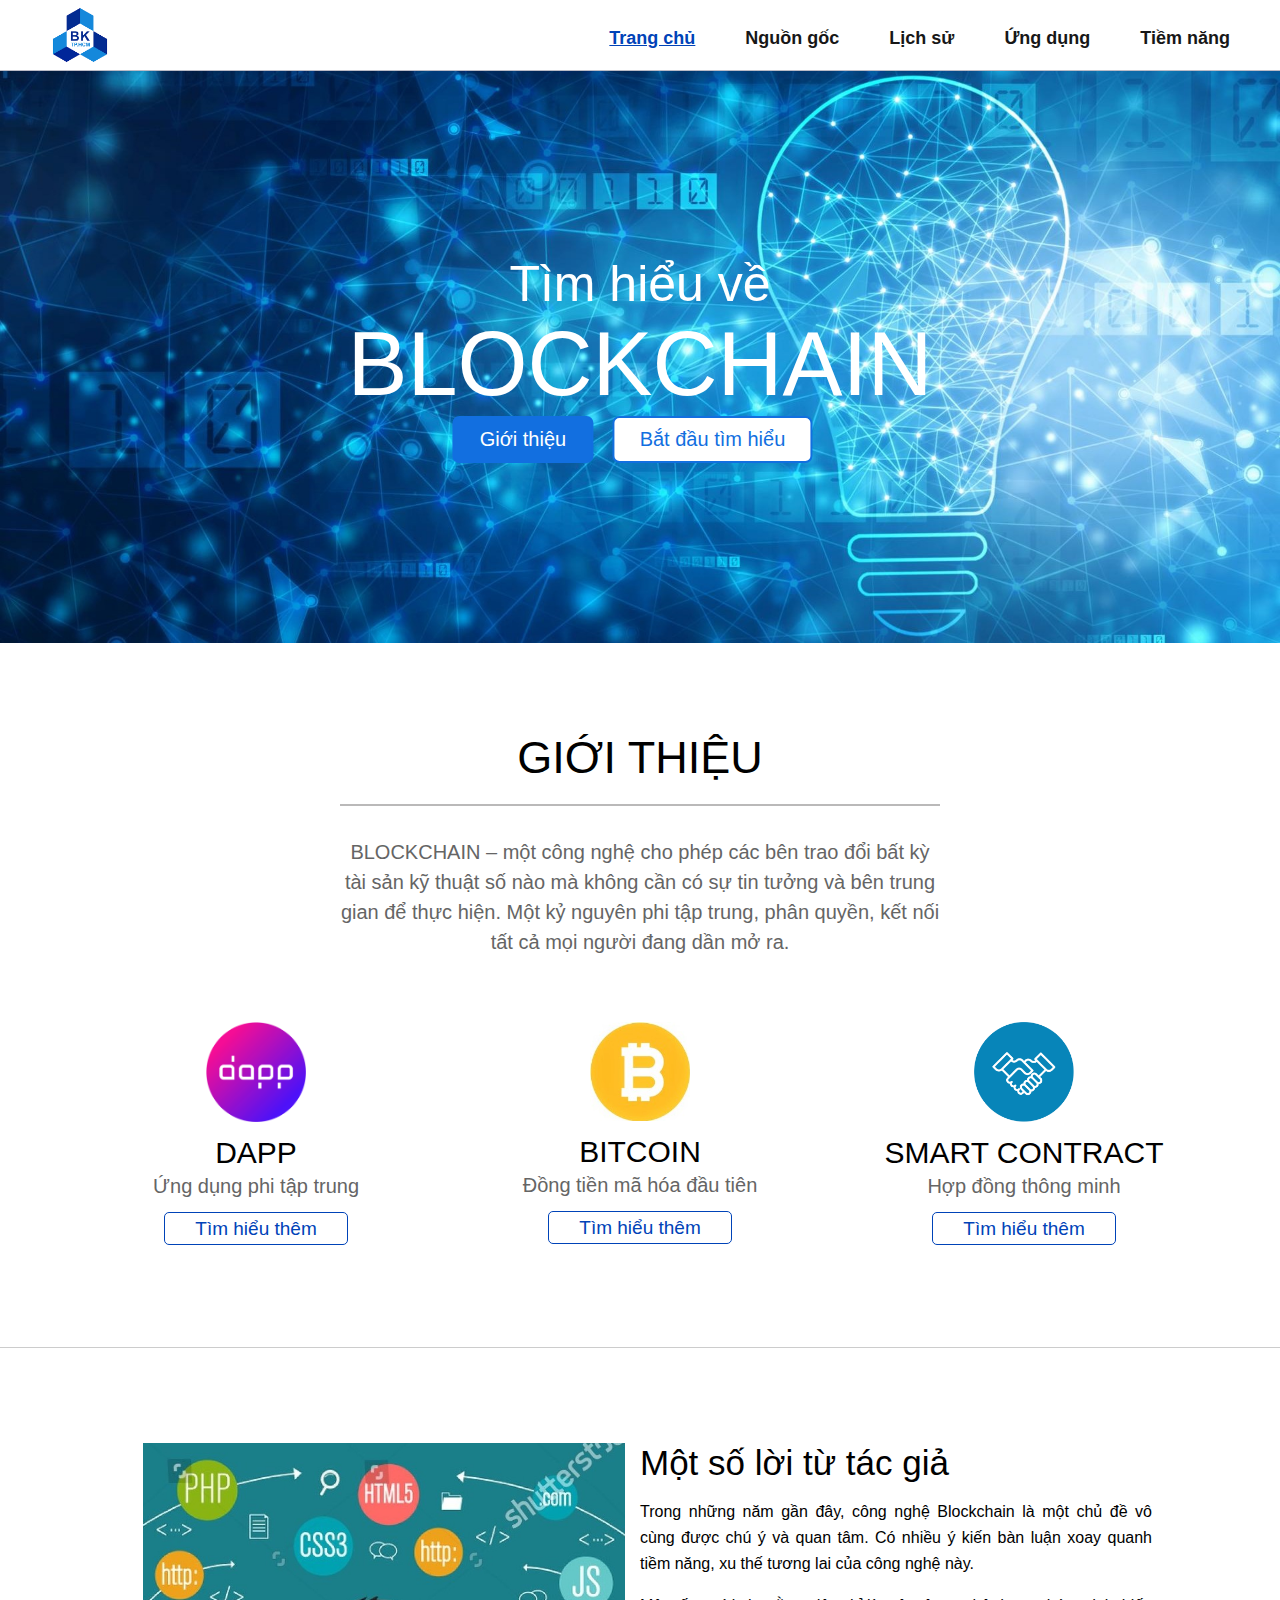
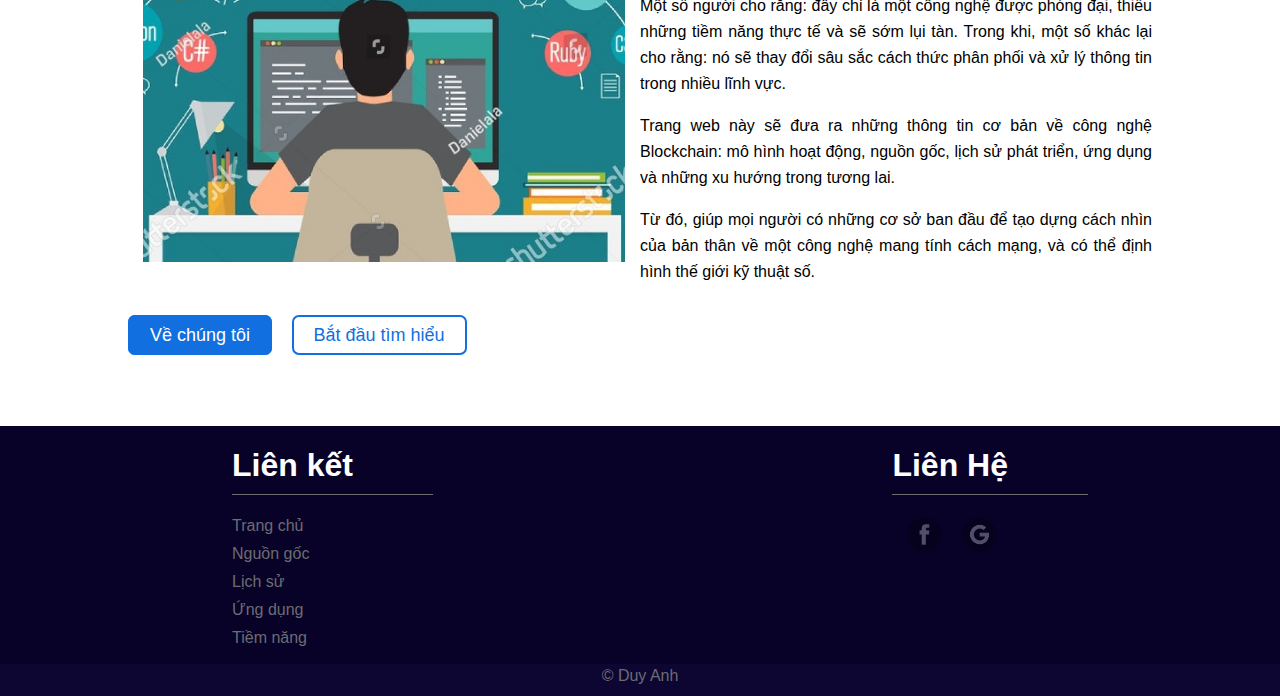
<file: index.html>
<!DOCTYPE html>
<html lang="en">
<head>
    <meta charset="UTF-8">
    <meta name="viewport" content="width=device-width, initial-scale=1.0">
    <link rel="stylesheet" href="CSS/index.css">
    <title>Trang chủ</title>
</head>

<body>
    <!--NAVIGATION-->
    <div id="nav">  
        <a class="nav-logo" href="http://www.aao.hcmut.edu.vn/" target="_self"> 
            <img src="img/logo_BK.png" alt="logo BK" width="60px">
        </a>
        <div>
            <ul id="nav-list">
                <li class="nav-item">
                    <a class="nav-link" href="HTML/future.html" target="_self">Tiềm năng</a>
                </li>
                <li class="nav-item">
                    <a class="nav-link" href="HTML/application.html" target="_self">Ứng dụng</a>
                </li>
                <li class="nav-item"> 
                    <a class="nav-link" href="HTML/history.html" target="_self">Lịch sử</a>
                </li>
                <li class="nav-item">
                    <a class="nav-link" href="HTML/origin.html" target="_self">Nguồn gốc</a>
                </li>
                <li class="nav-item">
                    <a class="nav-link-current">Trang chủ</a>
                </li>
            </ul>
        </div>
        <br>
        <hr id="nav-hr">
    </div>
    <div style="margin-bottom: 71.4px;"></div>

    <!--HEADER-->
    <div class="header">
        <img id="header-img" src="img/home_wallpaper.jpg" width="100%">
        <div class="header-container">
            <div id="header-1">Tìm hiểu về</div>
            <div id="header-2">BLOCKCHAIN</div>
            <a id="link-intro" class="header-link" href="#introduction">Giới thiệu</a>
            <a id="link-next-page" class="header-link" href="HTML/origin.html" target="_self">Bắt đầu tìm hiểu</a>
        </div> 
    </div>

    <!--MAIN-->
    <div class="main">
        <div id="introduction">
            <p class="intro-caption">
                GIỚI THIỆU
            </p>
            <p class="intro-content">
                BLOCKCHAIN – một công nghệ cho phép các bên trao đổi bất kỳ tài sản kỹ thuật số nào mà không cần có 
                sự tin tưởng và bên trung gian để thực hiện. Một kỷ nguyên phi tập trung, phân quyền, kết nối tất cả 
                mọi người đang dần mở ra.
            </p>
            <div class="intro-grid-list">
                <div class="grid">
                    <img class="grid-img" src="img/icon_Dapp.png" width="100px">
                    <p class="grid-caption">DAPP</p>
                    <p class="grid-content">
                        Ứng dụng phi tập trung
                    </p>
                    <a href="https://hackernoon.com/what-are-decentralized-applications-dapps-explained-with-examples-7ff8f2c4a460" class="grid-link">Tìm hiểu thêm</a>
                </div>
                <div class="grid">
                    <img class="grid-img" src="img/icon_Bigcoin.jpg" width="100px">
                    <p class="grid-caption">BITCOIN</p>
                    <p class="grid-content">
                        Đồng tiền mã hóa đầu tiên
                    </p>
                    <a href="https://vi.wikipedia.org/wiki/Bitcoin" class="grid-link">Tìm hiểu thêm</a>
                </div>
                <div class="grid">
                    <img class="grid-img" src="img/icon_Smart_Contracts.png" width="100px">
                    <p class="grid-caption">SMART CONTRACT</p>
                    <p class="grid-content">
                        Hợp đồng thông minh
                    </p>
                    <a href="https://www.coindesk.com/learn/ethereum-101/ethereum-smart-contracts-work" class="grid-link">Tìm hiểu thêm</a>
                </div>
            </div>
        </div>
        <hr class="colapse">
        
        <div class="from-author">
            <img src="img/home_from_author.jpg" width="50%">
            <div class="content">
                <div class="caption">Một số lời từ tác giả</div>
                <p>
                    Trong những năm gần đây, công nghệ Blockchain là một chủ đề vô cùng được chú ý và quan tâm. Có 
                    nhiều ý kiến bàn luận xoay quanh tiềm năng, xu thế tương lai của công nghệ này. 
                </p>
                <p>
                    Một số người cho rằng: đây chỉ là một công nghệ được phóng đại, thiếu những tiềm năng thực tế và sẽ sớm lụi tàn. 
                    Trong khi, một số khác lại cho rằng: nó sẽ thay đổi sâu sắc cách thức phân phối và xử lý thông 
                    tin trong nhiều lĩnh vực.  
                </p>
                <p>
                    Trang web này sẽ đưa ra những thông tin cơ bản về công nghệ Blockchain: 
                    mô hình hoạt động, nguồn gốc, lịch sử phát triển, ứng dụng và những xu hướng trong tương lai. 
                </p>
                <p>
                    Từ đó, giúp mọi người có những cơ sở ban đầu để tạo dựng cách nhìn của bản thân về một công nghệ mang 
                    tính cách mạng, và có thể định hình thế giới kỹ thuật số.
                </p>
                <div class="link-list">
                    <a id="link-team" href="#team-member">Về chúng tôi</a>
                    <a id="link-continue"  href="HTML/origin.html" target="_self">Bắt đầu tìm hiểu</a>
                </div>
            </div>
        </div>
        

    
    <!--FOOTER-->
    <div class="footer">
        <div class="footer-content">
            <div class="footer-section-links">
                <ul style="list-style-type: none; text-align: left;">
                    <li>
                        <h1 class="footer-label">Liên kết</h1>
                    </li>
                    <li style="margin-bottom: 10px;">
                        <a class="footer-link" href="index.html" target="_self">Trang chủ</a>
                    </li>
                    <li style="margin-bottom: 10px;">
                        <a class="footer-link" href="origin.html" target="_self">Nguồn gốc</a>
                    </li>
                    <li style="margin-bottom: 10px;"> 
                        <a class="footer-link" href="history.html" target="_self">Lịch sử</a>
                    </li>
                    <li style="margin-bottom: 10px;">
                        <a class="footer-link" href="application.html" target="_self">Ứng dụng</a>
                    </li>
                    <li>
                        <a class="footer-link" href="future.html" target="_self">Tiềm năng</a>
                    </li>
                </ul>
            </div>
            <div class="footer-section-contacts">
                <h1 class="footer-label">Liên Hệ</h1>
                <a class="footer-icon" href="https://www.facebook.com/profile.php?id=100007980735101" target="_blank">
                    <img class="footer-img" src="img/icon_Facebook.png">
                <a class="footer-icon" href="mailto:anh.tranduy2002@hcmut.edu.vn" target="_blank">
                    <img class="footer-img" src="img/icon_Google.png">
                </a>
        
            </div>
        </div>
        <div class="footer-bottom">
            &copy; Duy Anh
        </div>
    </div>
</body>
</html>
</file>
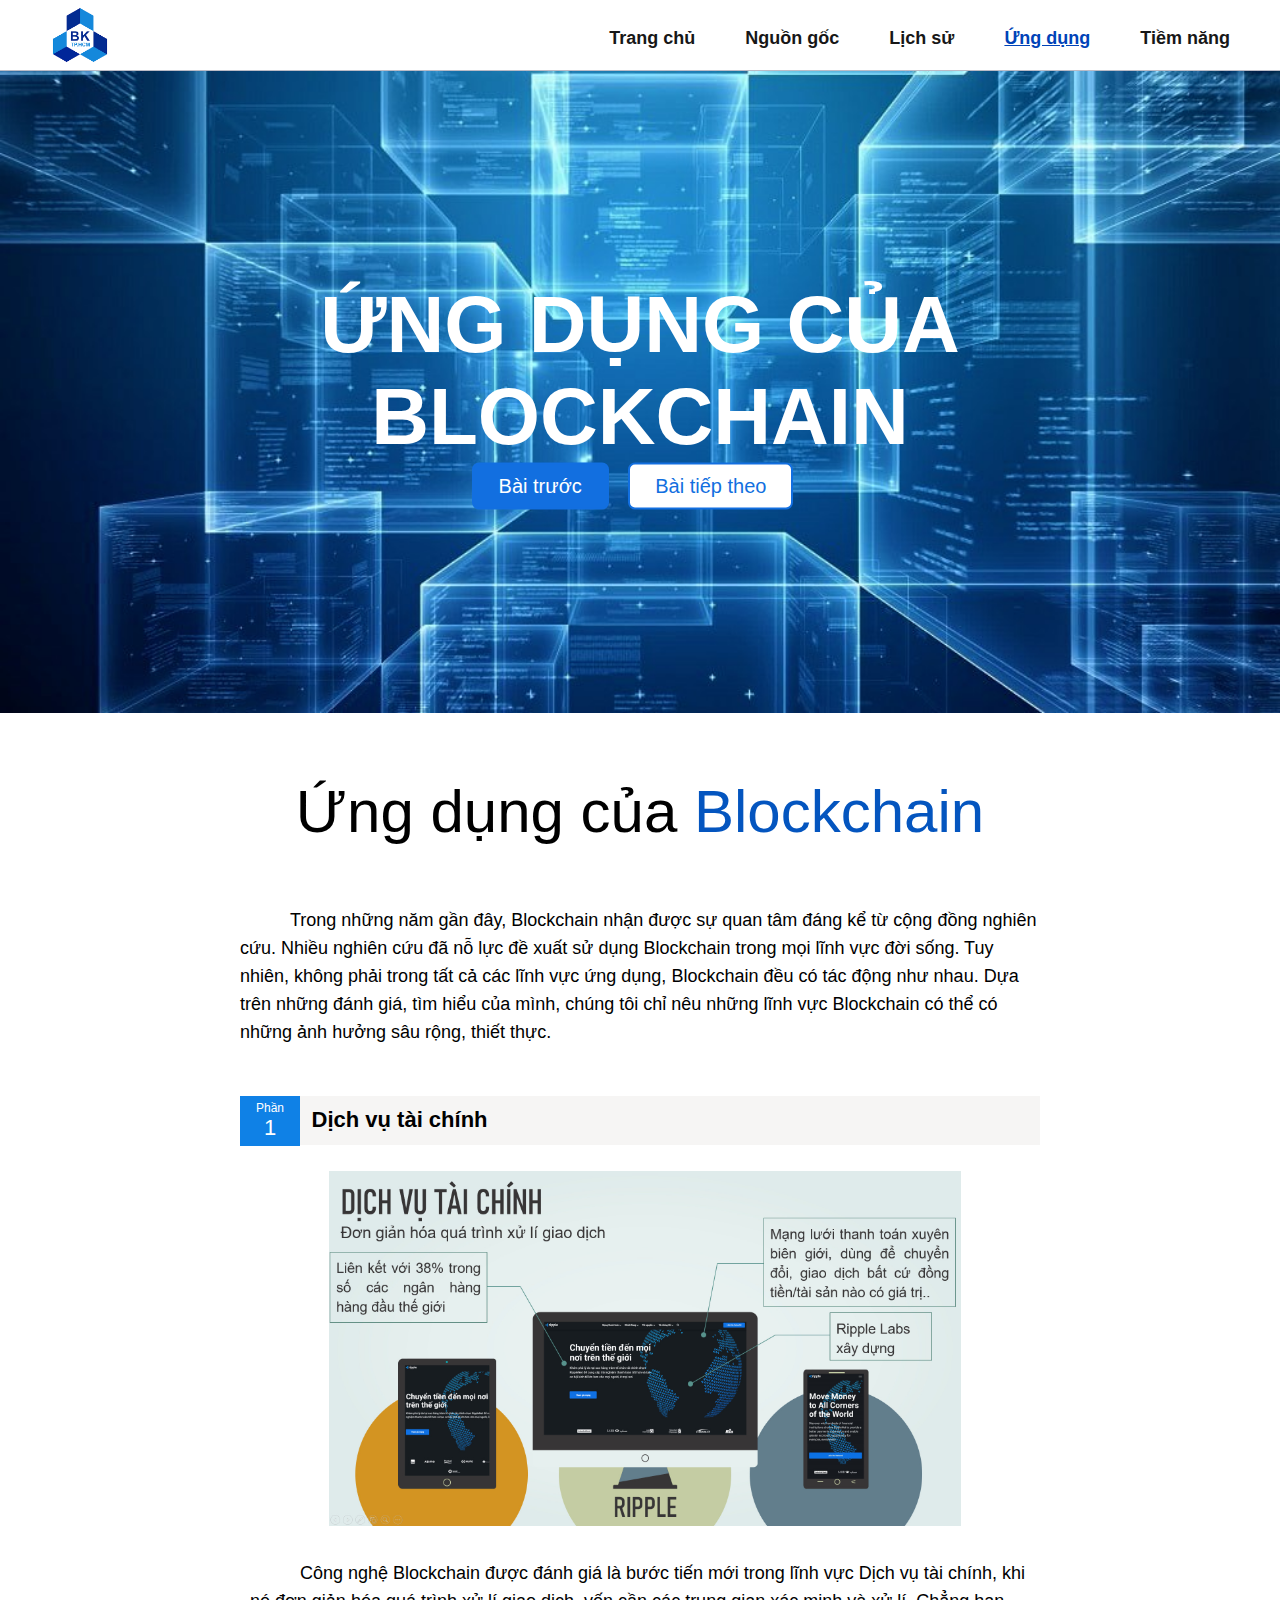
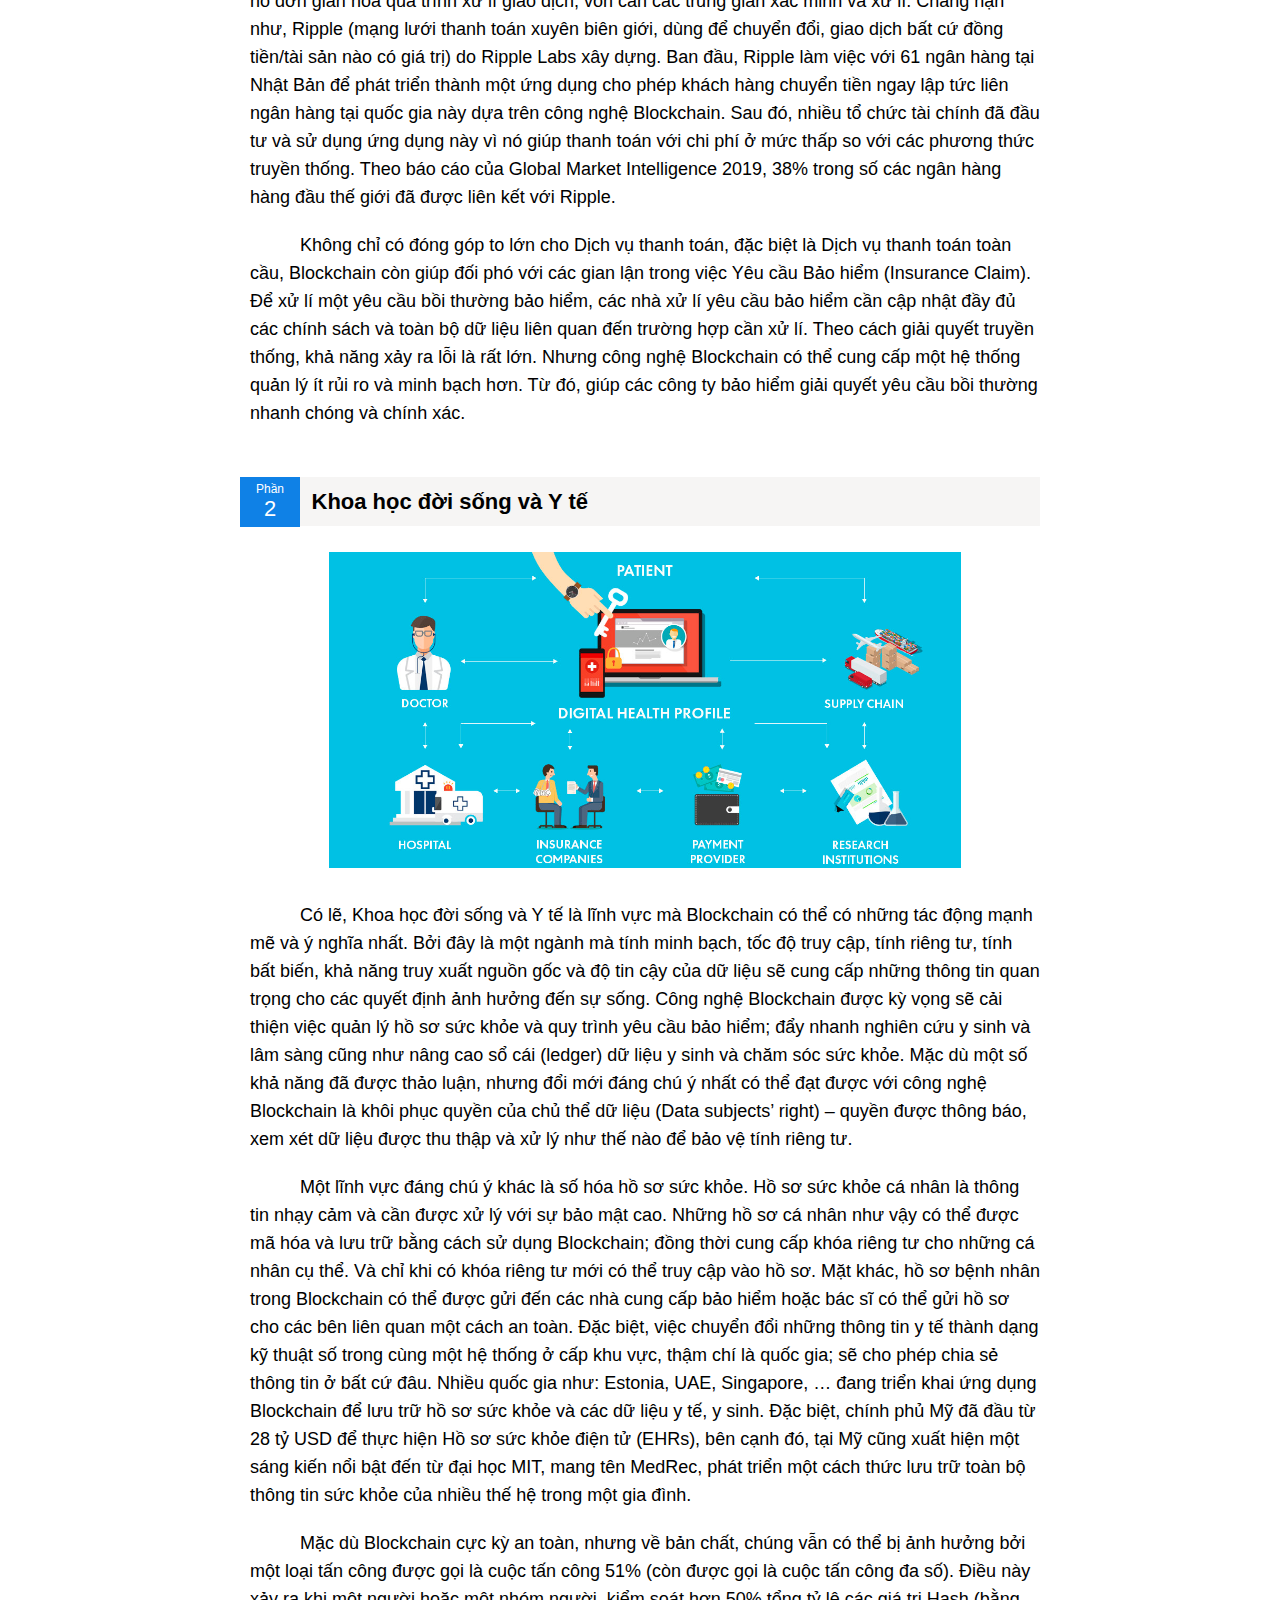
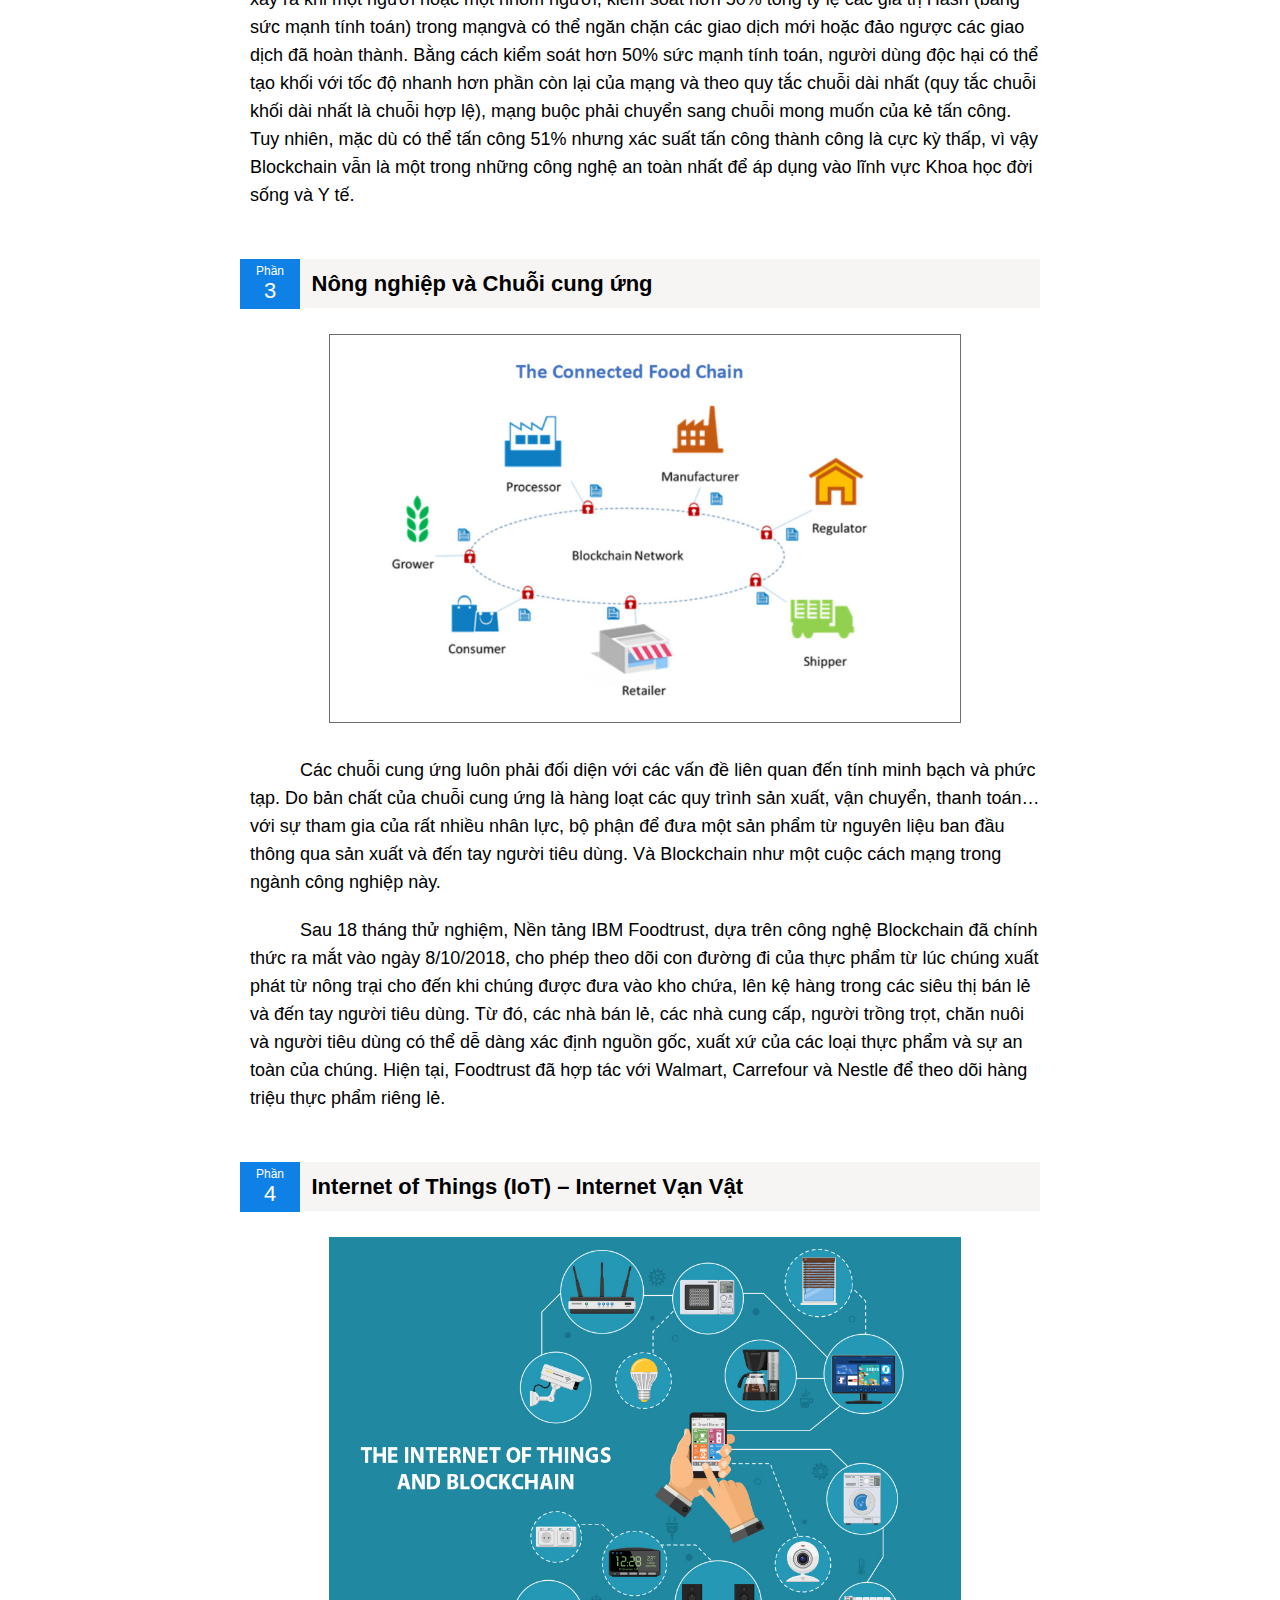
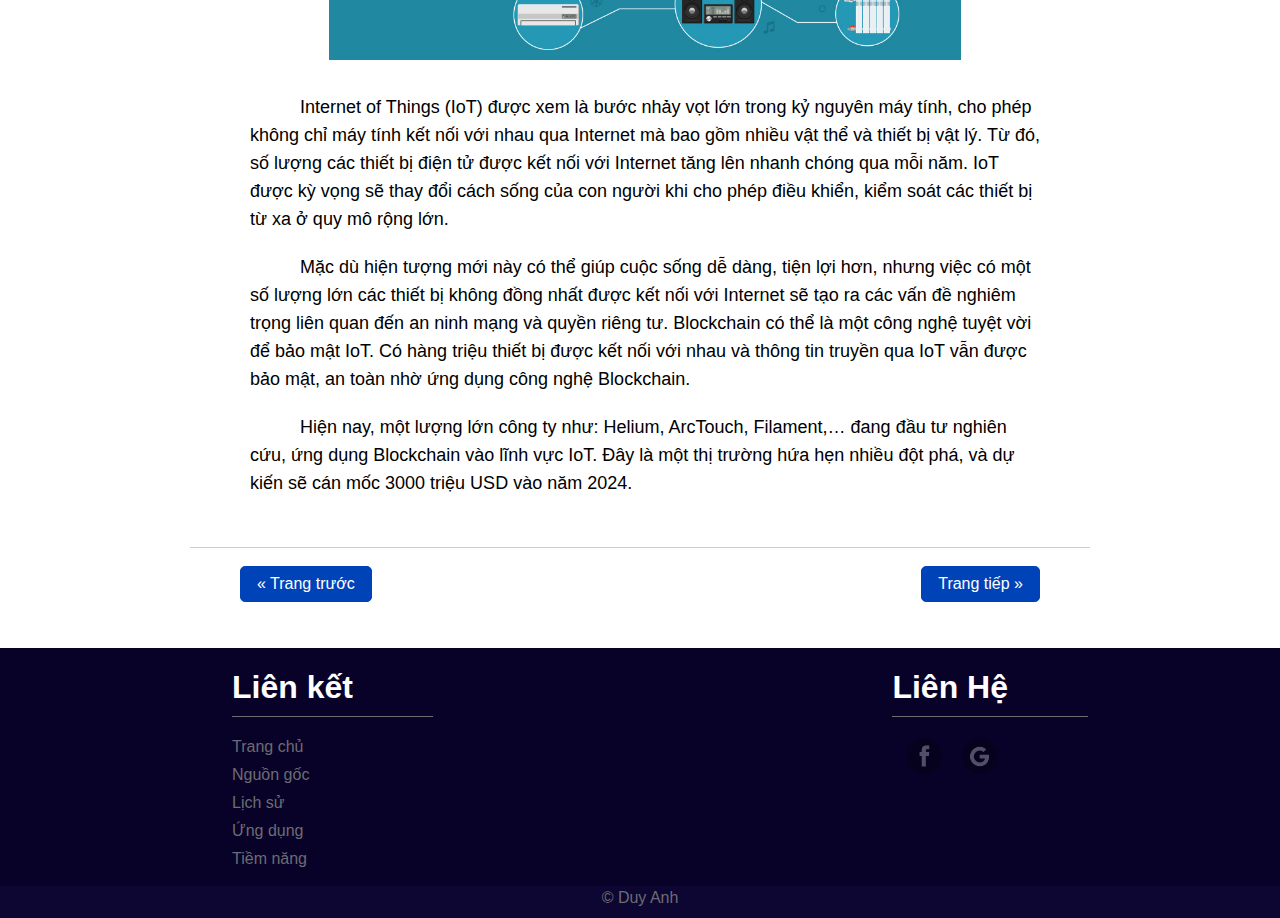
<file: HTML/application.html>
<!DOCTYPE html>
<html lang="en">
<head>
    <meta charset="UTF-8">
    <meta name="viewport" content="width=device-width, initial-scale=1.0">
    <link rel="stylesheet" href="../CSS/aplication.css">
    <title>Ứng dụng</title>
</head>

<body>
    <!--NAVIGATION-->
    <div id="nav">  
        <a class="nav-logo" href="http://www.aao.hcmut.edu.vn/" target="blank"> 
            <img src="../img/logo_BK.png" alt="logo BK" width="60px">
        </a>
        <div>
            <ul id="nav-list">
                <li class="nav-item">
                    <a class="nav-link" href="future.html" target="_self">Tiềm năng</a>
                </li>
                <li class="nav-item">
                    <a class="nav-link-current">Ứng dụng</a>
                </li>
                <li class="nav-item"> 
                    <a class="nav-link" href="history.html" target="_self">Lịch sử</a>
                </li>
                <li class="nav-item">
                    <a class="nav-link" href="origin.html" target="_self">Nguồn gốc</a>
                </li>
                <li class="nav-item">
                    <a class="nav-link" href="../index.html" target="_self">Trang chủ</a>
                </li>
            </ul>
        </div>
        <br>
        <hr id="nav-hr">
    </div>
    <div style="margin-bottom: 71.4px;"></div>

    <!--HEADER-->
    <div class="header">
        <img id="header-img" src="../img/application_wallpaper.jpg" width="100%">
        <div class="header-container">
            <h3 id="header-h3">ỨNG DỤNG CỦA BLOCKCHAIN</h3>
            <a id="link-last-page" class="header-link" href="history.html">Bài trước</a>
            <a id="link-next-page" class="header-link" href="future.html" target="_self">Bài tiếp theo</a>
        </div> 
    </div>

    <!--MAIN-->
    <div class="main">
        <div class="col">
            <div class="col-caption">
                Ứng dụng của <span style="color: #0455BF;">Blockchain</span>
            </div>
            <p>
                Trong những năm gần đây, Blockchain nhận được sự quan tâm đáng kể từ cộng đồng nghiên cứu. Nhiều nghiên 
                cứu đã nỗ lực đề xuất sử dụng Blockchain trong mọi lĩnh vực đời sống. Tuy nhiên, không phải trong tất cả 
                các lĩnh vực ứng dụng, Blockchain đều có tác động như nhau. Dựa trên những đánh giá, tìm hiểu của mình, 
                chúng tôi chỉ nêu những lĩnh vực Blockchain có thể có những ảnh hưởng sâu rộng, thiết thực.
            </p>
        
            <div class="section">
                <div class="sec-caption">
                    <span class="caption-1">Phần <div class="o-number">1</div> </span>
                    <span class="caption-2">Dịch vụ tài chính</span>
                </div>
                <div class="sec-content">
                    <div class="content-img">
                        <img src="../img/Financial_Service.jpg" width="80%" style="margin: auto;">
                    </div>
                    <p>
                        Công nghệ Blockchain được đánh giá là bước tiến mới trong lĩnh vực Dịch vụ tài chính, khi 
                        nó đơn giản hóa quá trình xử lí giao dịch, vốn cần các trung gian xác minh và xử lí. Chẳng 
                        hạn như, Ripple (mạng lưới thanh toán xuyên biên giới, dùng để chuyển đổi, giao dịch bất cứ 
                        đồng tiền/tài sản nào có giá trị) do Ripple Labs  xây dựng. Ban đầu, Ripple làm việc với 61 
                        ngân hàng tại Nhật Bản để phát triển thành một ứng dụng cho phép khách hàng chuyển tiền ngay 
                        lập tức liên ngân hàng tại quốc gia này dựa trên công nghệ Blockchain. Sau đó, nhiều tổ chức 
                        tài chính đã đầu tư và sử dụng ứng dụng này vì nó giúp thanh toán với chi phí ở mức thấp so với 
                        các phương thức truyền thống. Theo báo cáo của Global Market Intelligence 2019, 38% trong 
                        số các ngân hàng hàng đầu thế giới đã được liên kết với Ripple. 
                    </p>
                    <p>
                        Không chỉ có đóng góp to lớn cho Dịch vụ thanh toán, đặc biệt là Dịch vụ thanh toán toàn cầu, 
                        Blockchain còn giúp đối phó với các gian lận trong việc Yêu cầu Bảo hiểm (Insurance Claim).  
                        Để xử lí một yêu cầu bồi thường bảo hiểm, các nhà xử lí yêu cầu bảo hiểm cần cập nhật đầy đủ 
                        các chính sách và toàn bộ dữ liệu liên quan đến trường hợp cần xử lí. Theo cách giải quyết truyền 
                        thống, khả năng xảy ra lỗi là rất lớn. Nhưng công nghệ Blockchain có thể cung cấp một hệ thống quản 
                        lý ít rủi ro và minh bạch hơn. Từ đó, giúp các công ty bảo hiểm giải quyết yêu cầu bồi thường nhanh 
                        chóng và chính xác.
                    </p>
                </div>
            </div>

            <div class="section">
                <div class="sec-caption">
                    <div class="sec-caption">
                        <span class="caption-1">Phần <div class="o-number">2</div> </span>
                        <span class="caption-2">Khoa học đời sống và Y tế</span>
                    </div>
                </div>
                <div class="sec-content">
                    <div class="content-img">
                        <img src="../img/Life___Healthcare_Sciences.jpg" width="80%" style="margin: auto;">
                    </div>
                    <p>
                        Có lẽ, Khoa học đời sống và Y tế là lĩnh vực mà Blockchain có thể có những tác động mạnh mẽ và ý nghĩa nhất. 
                        Bởi đây là một ngành mà tính minh bạch, tốc độ truy cập, tính riêng tư, tính bất biến, khả năng truy xuất nguồn 
                        gốc và độ tin cậy của dữ liệu sẽ cung cấp những thông tin quan trọng cho các quyết định ảnh hưởng đến sự sống. 
                        Công nghệ Blockchain được kỳ vọng sẽ cải thiện việc quản lý hồ sơ sức khỏe và quy trình yêu cầu bảo hiểm; đẩy 
                        nhanh nghiên cứu y sinh và lâm sàng cũng như nâng cao sổ cái (ledger) dữ liệu y sinh và chăm sóc sức khỏe. Mặc 
                        dù một số khả năng đã được thảo luận, nhưng đổi mới đáng chú ý nhất có thể đạt được với công nghệ Blockchain là 
                        khôi phục quyền của chủ thể dữ liệu (Data subjects’ right) – quyền được thông báo, xem xét dữ liệu được thu thập 
                        và xử lý như thế nào để bảo vệ tính riêng tư.
                    </p>
                    <p>
                        Một lĩnh vực đáng chú ý khác là số hóa hồ sơ sức khỏe. Hồ sơ sức khỏe cá nhân là thông tin nhạy cảm và cần được xử 
                        lý với sự bảo mật cao. Những hồ sơ cá nhân như vậy có thể được mã hóa và lưu trữ bằng cách sử dụng Blockchain; đồng 
                        thời cung cấp khóa riêng tư cho những cá nhân cụ thể. Và chỉ khi có khóa riêng tư mới có thể truy cập vào hồ sơ. Mặt 
                        khác, hồ sơ bệnh nhân trong Blockchain có thể được gửi đến các nhà cung cấp bảo hiểm hoặc bác sĩ có thể gửi hồ sơ cho 
                        các bên liên quan một cách an toàn. Đặc biệt, việc chuyển đổi những thông tin y tế thành dạng kỹ thuật số trong 
                        cùng một hệ thống ở cấp khu vực, thậm chí là quốc gia; sẽ cho phép chia sẻ thông tin ở bất cứ đâu. Nhiều quốc gia như: 
                        Estonia, UAE, Singapore, … đang triển khai ứng dụng Blockchain để lưu trữ hồ sơ sức khỏe và các dữ liệu y tế, y sinh. 
                        Đặc biệt, chính phủ Mỹ đã đầu từ 28 tỷ USD để thực hiện Hồ sơ sức khỏe điện tử (EHRs), bên cạnh đó, tại Mỹ cũng xuất hiện 
                        một sáng kiến nổi bật đến từ đại học MIT, mang tên MedRec, phát triển một cách thức lưu trữ toàn bộ thông tin sức khỏe của 
                        nhiều thế hệ trong một gia đình. 
                    </p>
                    <p>
                        Mặc dù Blockchain cực kỳ an toàn, nhưng về bản chất, chúng vẫn có thể bị ảnh hưởng bởi một loại tấn công được gọi là cuộc 
                        tấn công 51% (còn được gọi là cuộc tấn công đa số). Điều này xảy ra khi một người hoặc một nhóm người, kiểm soát hơn 50% 
                        tổng tỷ lệ các giá trị Hash (bằng sức mạnh tính toán) trong mạngvà có thể ngăn chặn các giao dịch mới hoặc đảo ngược các 
                        giao dịch đã hoàn thành. Bằng cách kiểm soát hơn 50% sức mạnh tính toán, người dùng độc hại có thể tạo khối với tốc độ nhanh 
                        hơn phần còn lại của mạng và theo quy tắc chuỗi dài nhất (quy tắc chuỗi khối dài nhất là chuỗi hợp lệ), mạng buộc phải chuyển 
                        sang chuỗi mong muốn của kẻ tấn công. Tuy nhiên, mặc dù có thể tấn công 51% nhưng xác suất tấn công thành công là cực kỳ thấp, 
                        vì vậy Blockchain vẫn là một trong những công nghệ an toàn nhất để áp dụng vào lĩnh vực Khoa học đời sống và Y tế.
                    </p>
                </div>
            </div>

            <div class="section">
                <div class="sec-caption">
                    <div class="sec-caption">
                        <span class="caption-1">Phần <div class="o-number">3</div> </span>
                        <span class="caption-2">Nông nghiệp và Chuỗi cung ứng</span>
                    </div>
                </div>
                <div class="sec-content">
                    <div class="content-img">
                        <img src="../img/IBM_foodtrust.jpg" width="80%" style="margin: auto; border: #6C6C72 1px solid;">
                    </div>
                    <p>
                        Các chuỗi cung ứng luôn phải đối diện với các vấn đề liên quan đến tính minh bạch và phức tạp. Do bản chất của chuỗi cung 
                        ứng là hàng loạt các quy trình sản xuất, vận chuyển, thanh toán… với sự tham gia của rất nhiều nhân lực, bộ phận để đưa một 
                        sản phẩm từ nguyên liệu ban đầu thông qua sản xuất và đến tay người tiêu dùng. Và Blockchain như một cuộc cách mạng trong 
                        ngành công nghiệp này.
                    </p>
                    <p>
                        Sau 18 tháng thử nghiệm, Nền tảng IBM Foodtrust, dựa trên công nghệ Blockchain đã chính thức ra mắt vào ngày 8/10/2018, cho 
                        phép theo dõi con đường đi của thực phẩm từ lúc chúng xuất phát từ nông trại cho đến khi chúng được đưa vào kho chứa, lên kệ 
                        hàng trong các siêu thị bán lẻ và đến tay người tiêu dùng. Từ đó, các nhà bán lẻ, các nhà cung cấp, người trồng trọt, chăn 
                        nuôi và người tiêu dùng có thể dễ dàng xác định nguồn gốc, xuất xứ của các loại thực phẩm và sự an toàn của chúng. Hiện tại, 
                        Foodtrust đã hợp tác với Walmart, Carrefour   và Nestle   để theo dõi hàng triệu thực phẩm riêng lẻ. 
                    </p>
                </div>
            </div>

            <div class="section">
                <div class="sec-caption">
                    <div class="sec-caption">
                        <span class="caption-1">Phần <div class="o-number">4</div> </span>
                        <span class="caption-2">Internet of Things (IoT) – Internet Vạn Vật</span>
                    </div>
                </div>
                <div class="sec-content">
                    <div class="content-img">
                        <img src="../img/Internet_Of_Things.jpg" width="80%" style="margin: auto;">
                    </div>
                    <p>
                        Internet of Things (IoT) được xem là bước nhảy vọt lớn trong kỷ nguyên máy tính, cho phép không chỉ máy tính kết nối với nhau 
                        qua Internet mà bao gồm nhiều vật thể và thiết bị vật lý. Từ đó, số lượng các thiết bị điện tử được kết nối với Internet tăng 
                        lên nhanh chóng qua mỗi năm. IoT được kỳ vọng sẽ thay đổi cách sống của con người khi cho phép điều khiển, kiểm soát các thiết 
                        bị từ xa ở quy mô rộng lớn. 
                    </p>
                    <p>
                        Mặc dù hiện tượng mới này có thể giúp cuộc sống dễ dàng, tiện lợi hơn, nhưng việc có một số lượng lớn các thiết bị không đồng 
                        nhất được kết nối với Internet sẽ tạo ra các vấn đề nghiêm trọng liên quan đến an ninh mạng và quyền riêng tư. Blockchain có 
                        thể là một công nghệ tuyệt vời để bảo mật IoT. Có hàng triệu thiết bị được kết nối với nhau và thông tin truyền qua IoT vẫn được 
                        bảo mật, an toàn nhờ ứng dụng công nghệ Blockchain. 
                    </p>
                    <p>
                        Hiện nay, một lượng lớn công ty như: Helium, ArcTouch, Filament,… đang đầu tư nghiên cứu, ứng dụng Blockchain vào lĩnh vực IoT. 
                        Đây là một thị trường hứa hẹn nhiều đột phá, và dự kiến sẽ cán mốc 3000 triệu USD vào năm 2024.
                    </p>
                </div>
            </div>
        </div>
        <hr class="colapse">
        
        <div class="last-next-page">
            <a href="history.html" class="previous">&laquo; Trang trước</a>
            <a href="future.html" class="next">Trang tiếp  &raquo;</a>
        </div>
    </div>
    
    <!--FOOTER-->
    <div class="footer">
        <div class="footer-content">
            <div class="footer-section-links">
                <ul style="list-style-type: none; text-align: left;">
                    <li>
                        <h1 class="footer-label">Liên kết</h1>
                    </li>
                    <li style="margin-bottom: 10px;">
                        <a class="footer-link" href="../index.html" target="_self">Trang chủ</a>
                    </li>
                    <li style="margin-bottom: 10px;">
                        <a class="footer-link" href="origin.html" target="_self">Nguồn gốc</a>
                    </li>
                    <li style="margin-bottom: 10px;"> 
                        <a class="footer-link" href="history.html" target="_self">Lịch sử</a>
                    </li>
                    <li style="margin-bottom: 10px;">
                        <a class="footer-link" href="application.html" target="_self">Ứng dụng</a>
                    </li>
                    <li>
                        <a class="footer-link" href="future.html" target="_self">Tiềm năng</a>
                    </li>
                </ul>
            </div>
            <div class="footer-section-contacts">
                <h1 class="footer-label">Liên Hệ</h1>
                <a class="footer-icon" href="https://www.facebook.com/profile.php?id=100007980735101" target="_blank">
                    <img class="footer-img" src="../img/icon_Facebook.png">
                <a class="footer-icon" href="mailto:anh.tranduy2002@hcmut.edu.vn" target="_blank">
                    <img class="footer-img" src="../img/icon_Google.png">
                </a>
        
            </div>
        </div>
        
        <div class="footer-bottom">
            &copy; Duy Anh
        </div>
    </div>
</body>
</html>
</file>
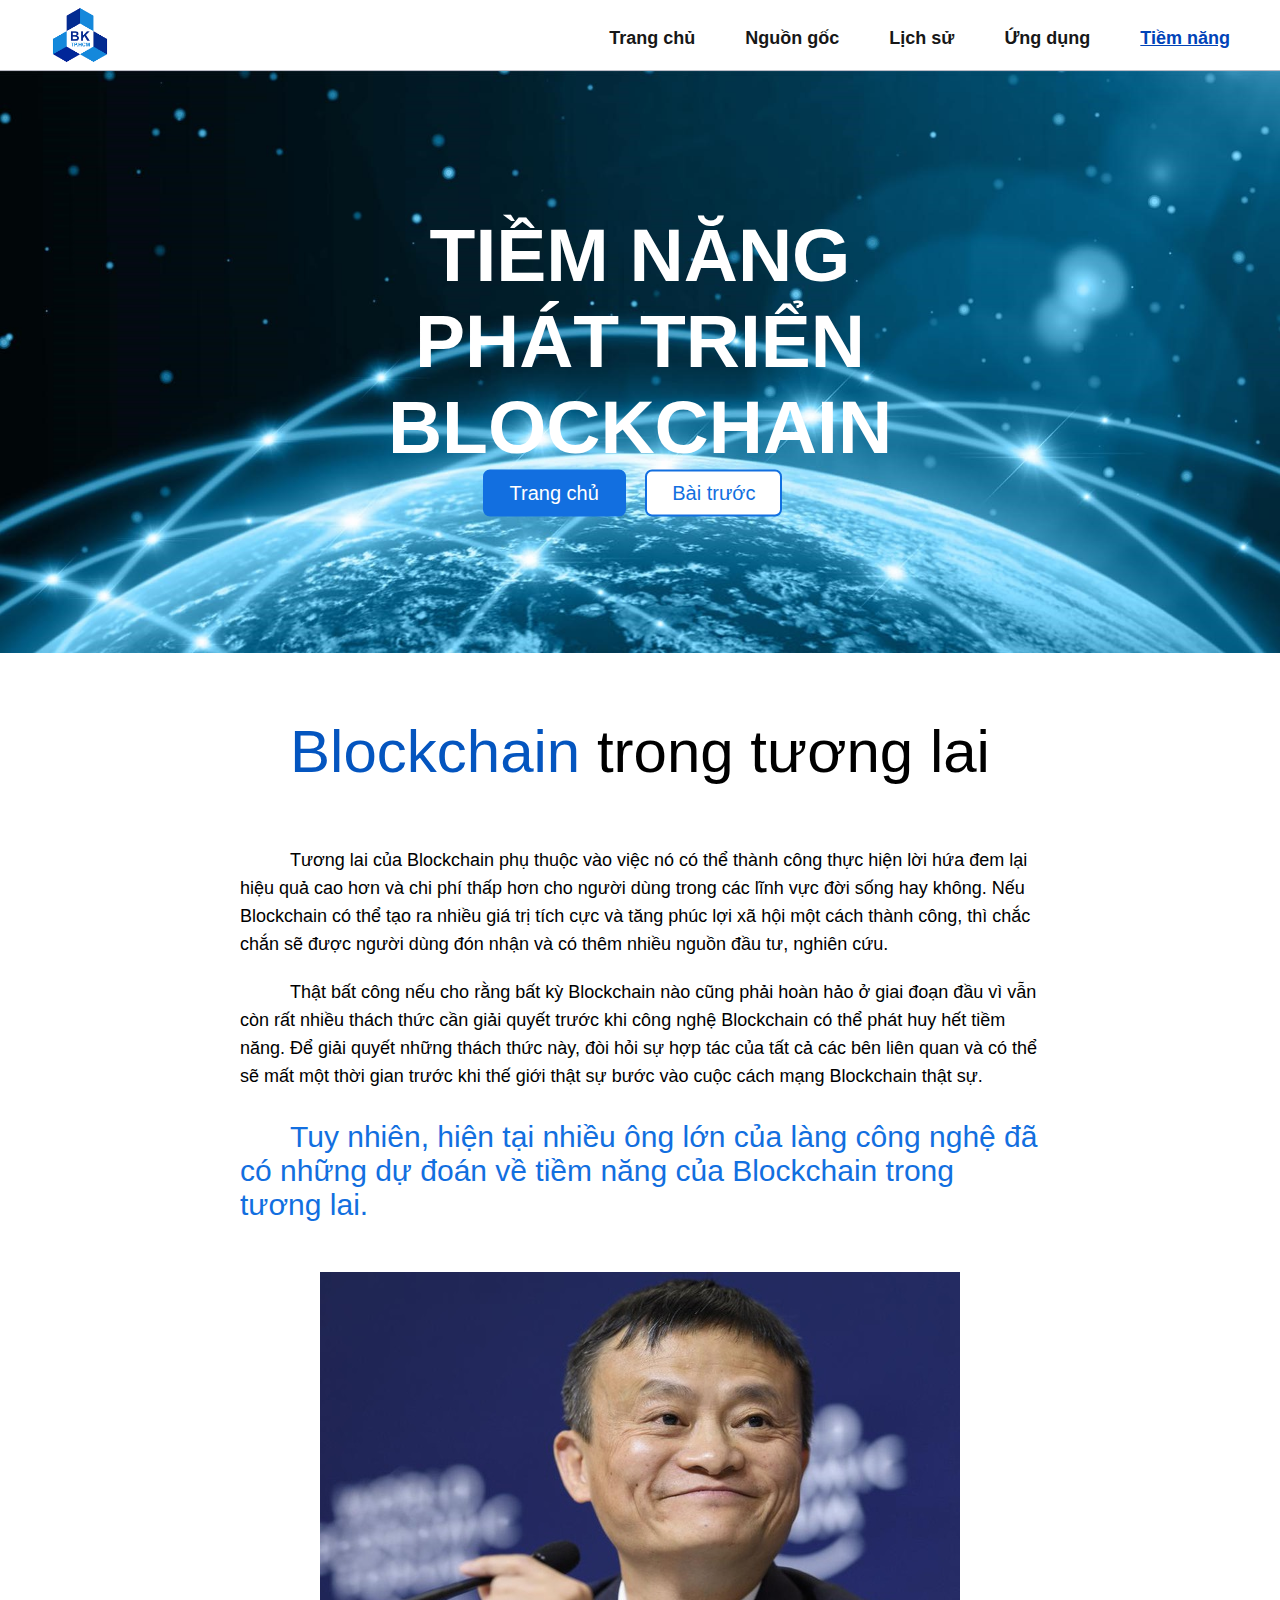
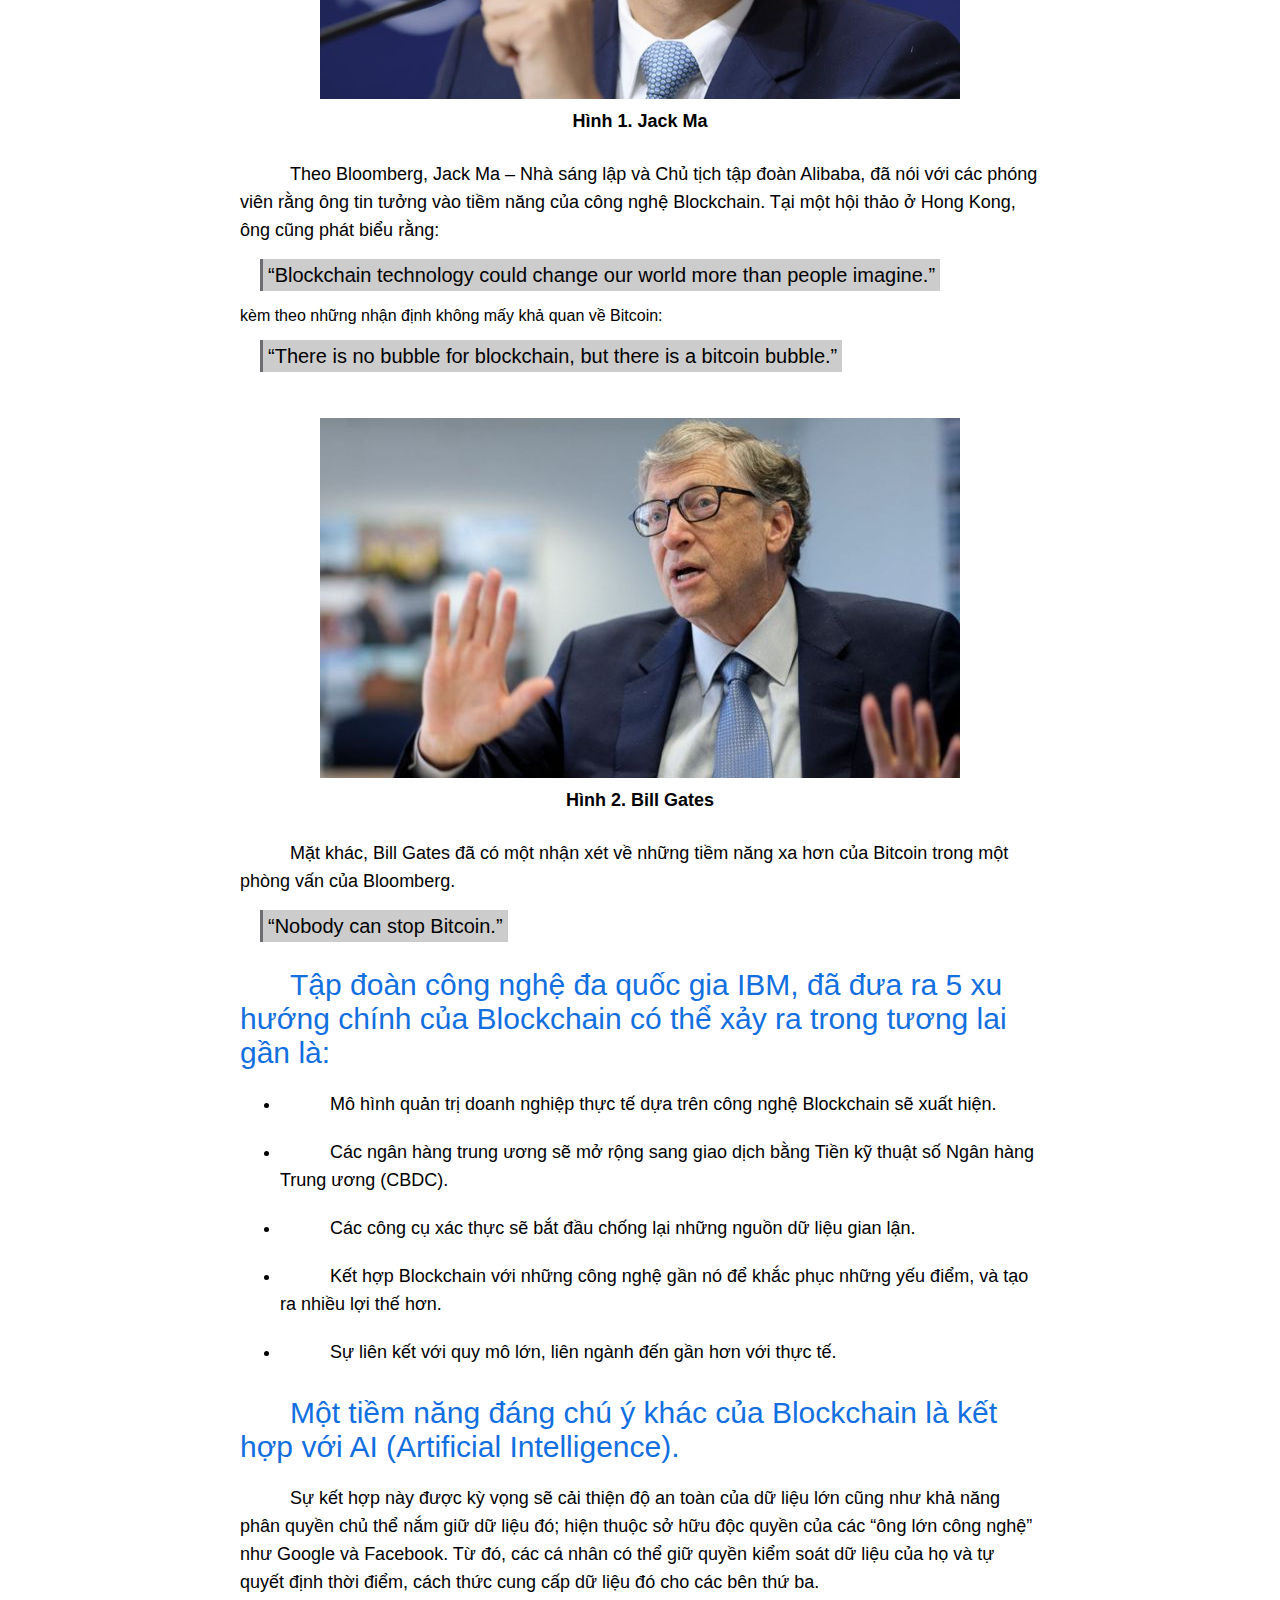
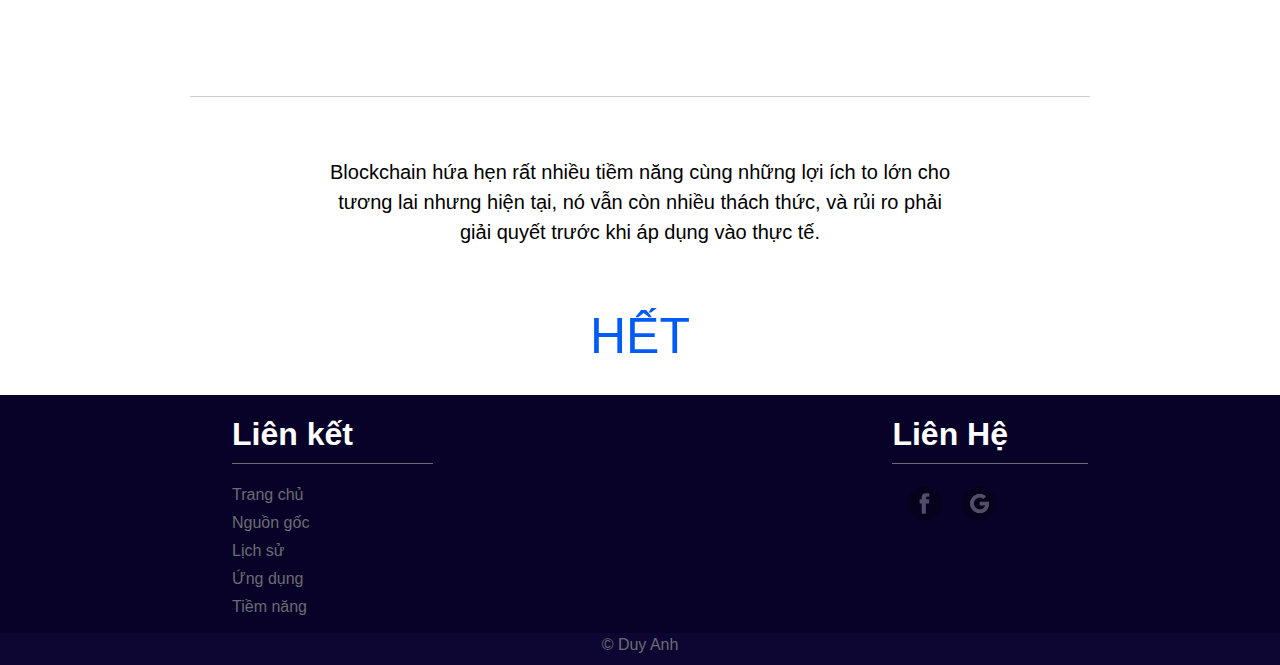
<file: HTML/future.html>
<!DOCTYPE html>
<html lang="en">
<head>
    <meta charset="UTF-8">
    <meta name="viewport" content="width=device-width, initial-scale=1.0">
    <link rel="stylesheet" href="../CSS/Future.css">
    <title>Tiềm năng</title>
</head>

<body>
    <!--NAVIGATION-->
    <div id="nav">  
        <a class="nav-logo" href="http://www.aao.hcmut.edu.vn/" target="blank"> 
            <img src="../img/logo_BK.png" alt="logo_BK" width="60px">
        </a>
        <div>
            <ul id="nav-list">
                <li class="nav-item">
                    <a class="nav-link-current">Tiềm năng</a>
                </li>
                <li class="nav-item">
                    <a class="nav-link" href="application.html" target="_self">Ứng dụng</a>
                </li>
                <li class="nav-item"> 
                    <a class="nav-link" href="history.html" target="_self">Lịch sử</a>
                </li>
                <li class="nav-item">
                    <a class="nav-link" href="origin.html" target="_self">Nguồn gốc</a>
                </li>
                <li class="nav-item">
                    <a class="nav-link" href="../index.html" target="_self">Trang chủ</a>
                </li>
            </ul>
        </div>
        <br>
        <hr id="nav-hr">
    </div>
    <div style="margin-bottom: 71.4px;"></div>

    <!--HEADER-->
    <div class="header">
        <img id="header-img" src="../img/future_wallpaper.jpg" width="100%">
        <div class="header-container">
            <h3 id="header-h3">TIỀM NĂNG PHÁT TRIỂN BLOCKCHAIN</h3>
            <a id="link-home-page" class="header-link" href="../index.html">Trang chủ</a>
            <a id="link-last-page" class="header-link" href="application.html">Bài trước</a>
        </div> 
    </div>

    <!--MAIN-->
    <div class="main">
        <div class="col">
            <div class="col-caption">
                <span style="color: #0455BF;">Blockchain</span> trong tương lai
            </div>
            <div class="col-content">
                <p>
                    Tương lai của Blockchain phụ thuộc vào việc nó có thể thành công thực hiện lời hứa đem lại hiệu quả cao hơn 
                    và chi phí thấp hơn cho người dùng trong các lĩnh vực đời sống hay không. Nếu Blockchain có thể tạo ra nhiều 
                    giá trị tích cực và tăng phúc lợi xã hội một cách thành công, thì chắc chắn sẽ được người dùng đón nhận và có 
                    thêm nhiều nguồn đầu tư, nghiên cứu. 
                </p>
                <p>
                    Thật bất công nếu cho rằng bất kỳ Blockchain nào cũng phải hoàn hảo ở giai đoạn đầu vì vẫn còn rất nhiều thách 
                    thức cần giải quyết trước khi công nghệ Blockchain có thể phát huy hết tiềm năng. Để giải quyết những thách thức 
                    này, đòi hỏi sự hợp tác của tất cả các bên liên quan và có thể sẽ mất một thời gian trước khi thế giới thật sự 
                    bước vào cuộc cách mạng Blockchain thật sự.
                </p>
                <div class="highlight-blue">
                    Tuy nhiên, hiện tại nhiều ông lớn của làng công nghệ đã có những dự đoán về tiềm năng của Blockchain trong tương lai.
                </div>
                <div class="content-img">
                    <img src="../img/Jack_Ma.jpg" width="80%" title="Nguồn: Fabrice Coffrini"><br>
                    Hình 1. Jack Ma
                </div>
                <p>
                    Theo Bloomberg, Jack Ma – Nhà sáng lập và Chủ tịch tập đoàn Alibaba, đã nói với các phóng viên rằng ông tin 
                    tưởng vào tiềm năng của công nghệ Blockchain. Tại một hội thảo ở Hong Kong, ông cũng phát biểu rằng: 
                    <div style="margin: 20px;">
                        <span class="highlight-gray">
                            “Blockchain technology could change our world more than people imagine.”
                        </span>
                    </div>

                    kèm theo những nhận định không mấy khả quan về Bitcoin:

                    <div style="margin: 20px;">
                        <span class="highlight-gray">
                            “There is no bubble for blockchain, but there is a bitcoin bubble.”
                        </span>
                    </div>
                </p>
                <div class="content-img">
                    <img src="../img/Bill_Gates.jpg" width="80%" title="Nguồn: BBC"><br>
                    Hình 2. Bill Gates
                </div>
                <p>
                    Mặt khác, Bill Gates đã có một nhận xét về những tiềm năng xa hơn của Bitcoin trong một phòng vấn của Bloomberg.
                    <div style="margin: 20px;">
                        <span class="highlight-gray">
                            “Nobody can stop Bitcoin.”
                        </span>
                    </div>
                </p>
                <div class="highlight-blue">
                    Tập đoàn công nghệ đa quốc gia IBM, đã đưa ra 5 xu hướng chính của Blockchain có thể xảy ra trong tương lai gần là:
                </div>
                <ul style="list-style-type: disc;">
                    <li>
                        <p>
                            Mô hình quản trị doanh nghiệp thực tế dựa trên công nghệ Blockchain sẽ xuất hiện.
                        </p> 
                    </li>
                    <li>
                        <p>
                            Các ngân hàng trung ương sẽ mở rộng sang giao dịch bằng Tiền kỹ thuật số Ngân hàng Trung ương (CBDC).
                        </p>
                    </li>
                    <li>
                        <p>
                            Các công cụ xác thực sẽ bắt đầu chống lại những nguồn dữ liệu gian lận.
                        </p>
                    </li>
                    <li>
                        <p>
                            Kết hợp Blockchain với những công nghệ gần nó để khắc phục những yếu điểm, và tạo ra nhiều lợi thế hơn.
                        </p>
                    </li>
                    <li>
                       <p>
                            Sự liên kết với quy mô lớn, liên ngành đến gần hơn với thực tế.
                       </p>
                    </li>
                </ul>
                <div class="highlight-blue">
                    Một tiềm năng đáng chú ý khác của Blockchain là kết hợp với AI (Artificial Intelligence). 
                </div>
            
                <p>
                    Sự kết hợp này được kỳ vọng sẽ cải thiện độ an toàn của dữ liệu lớn cũng như khả năng phân quyền chủ thể nắm giữ 
                    dữ liệu đó; hiện thuộc sở hữu độc quyền của các “ông lớn công nghệ” như Google và Facebook. Từ đó, các cá nhân có 
                    thể giữ quyền kiểm soát dữ liệu của họ và tự quyết định thời điểm, cách thức cung cấp dữ liệu đó cho các bên thứ ba. 
                </p>
            </div>
        </div>
        <hr class="colapse">

        <div class="conclusion">
            <div class="content">
                    Blockchain hứa hẹn rất nhiều tiềm năng cùng những lợi ích to lớn cho tương lai 
                nhưng hiện tại, nó vẫn còn nhiều thách thức, và rủi ro phải giải quyết trước khi 
                áp dụng vào thực tế.
            </div>
            <div class="the-end">
                HẾT
            </div>
        </div>
    </div>
    
    <!--FOOTER-->
    <div class="footer">
        <div class="footer-content">
            <div class="footer-section-links">
                <ul style="list-style-type: none; text-align: left;">
                    <li>
                        <h1 class="footer-label">Liên kết</h1>
                    </li>
                    <li style="margin-bottom: 10px;">
                        <a class="footer-link" href="../index.html" target="_self">Trang chủ</a>
                    </li>
                    <li style="margin-bottom: 10px;">
                        <a class="footer-link" href="origin.html" target="_self">Nguồn gốc</a>
                    </li>
                    <li style="margin-bottom: 10px;"> 
                        <a class="footer-link" href="history.html" target="_self">Lịch sử</a>
                    </li>
                    <li style="margin-bottom: 10px;">
                        <a class="footer-link" href="application.html" target="_self">Ứng dụng</a>
                    </li>
                    <li>
                        <a class="footer-link" href="future.html" target="_self">Tiềm năng</a>
                    </li>
                </ul>
            </div>
            <div class="footer-section-contacts">
                <h1 class="footer-label">Liên Hệ</h1>
                <a class="footer-icon" href="https://www.facebook.com/profile.php?id=100007980735101" target="_blank">
                    <img class="footer-img" src="../img/icon_Facebook.png">
                <a class="footer-icon" href="mailto:anh.tranduy2002@hcmut.edu.vn" target="_blank">
                    <img class="footer-img" src="../img/icon_Google.png">
                </a>
        
            </div>
        </div>
        <div class="footer-bottom">
            &copy; Duy Anh
        </div>
    </div>
</body>
</html>
</file>
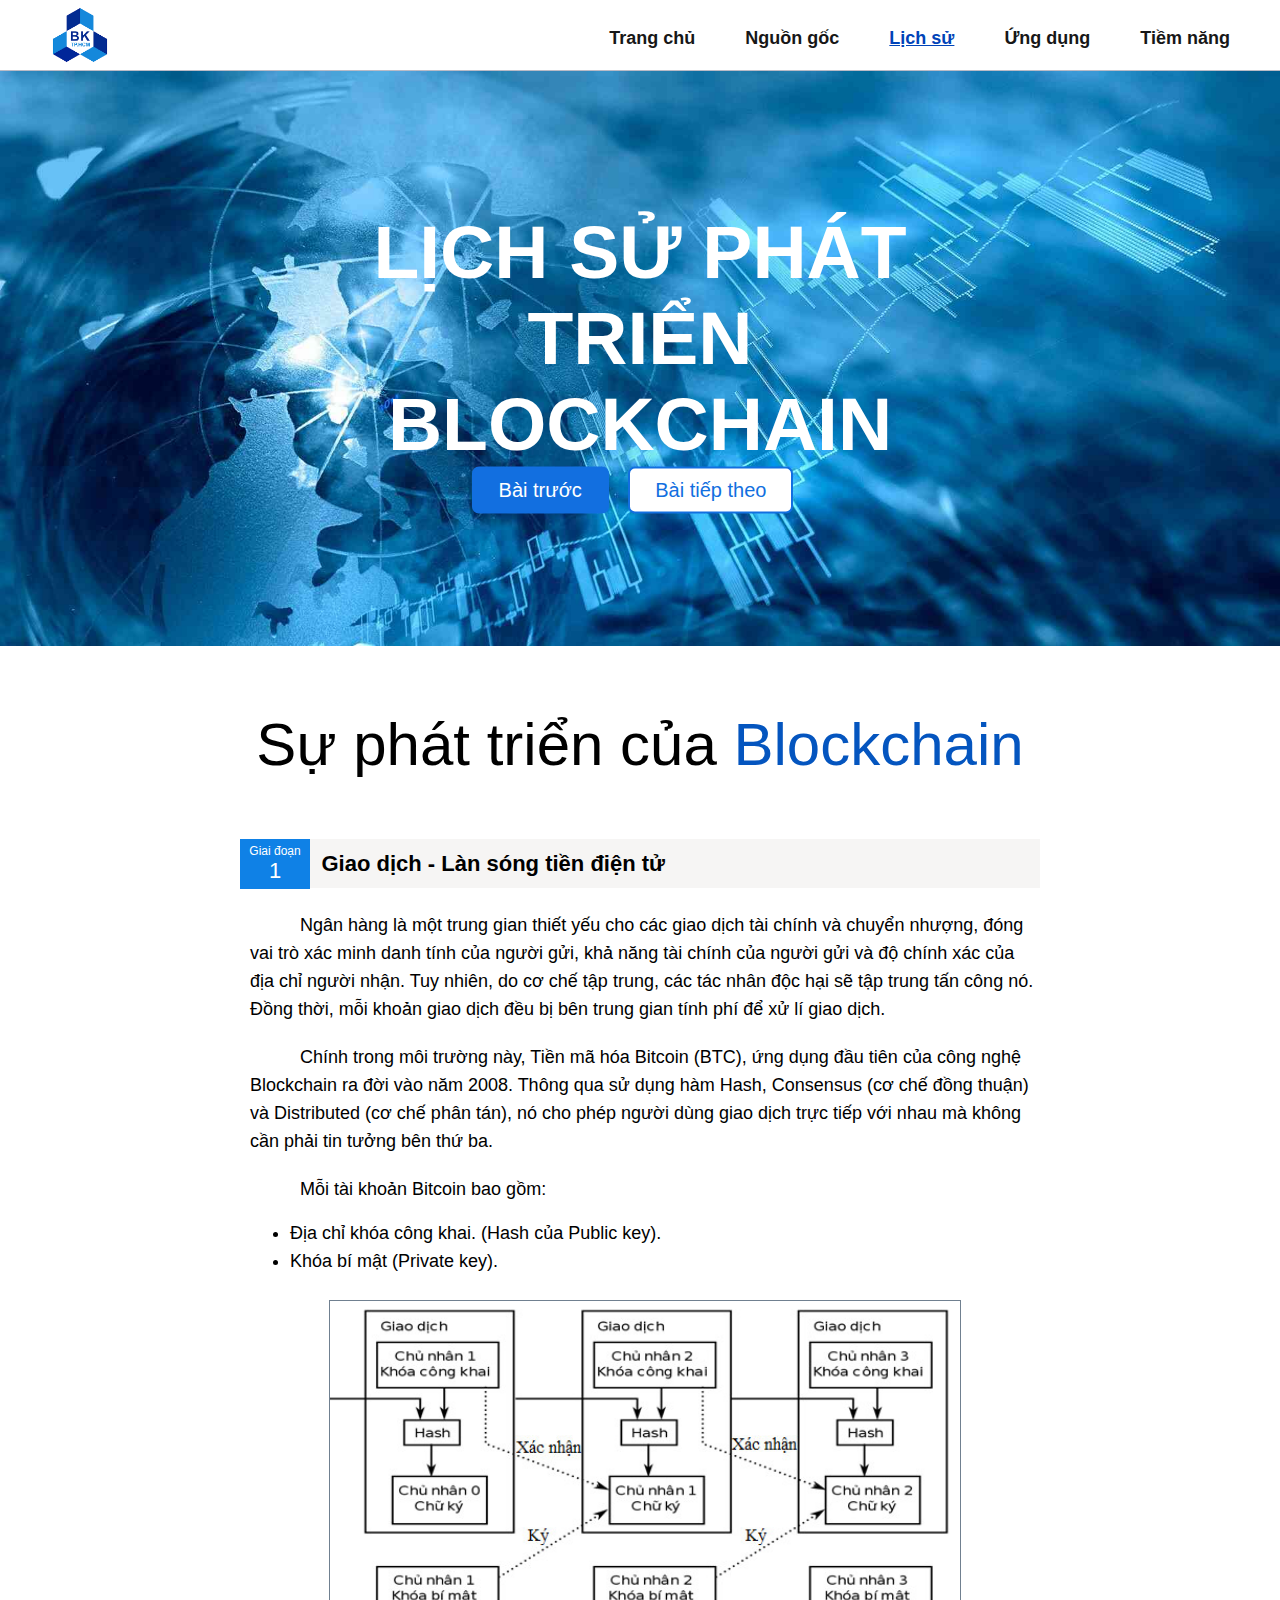
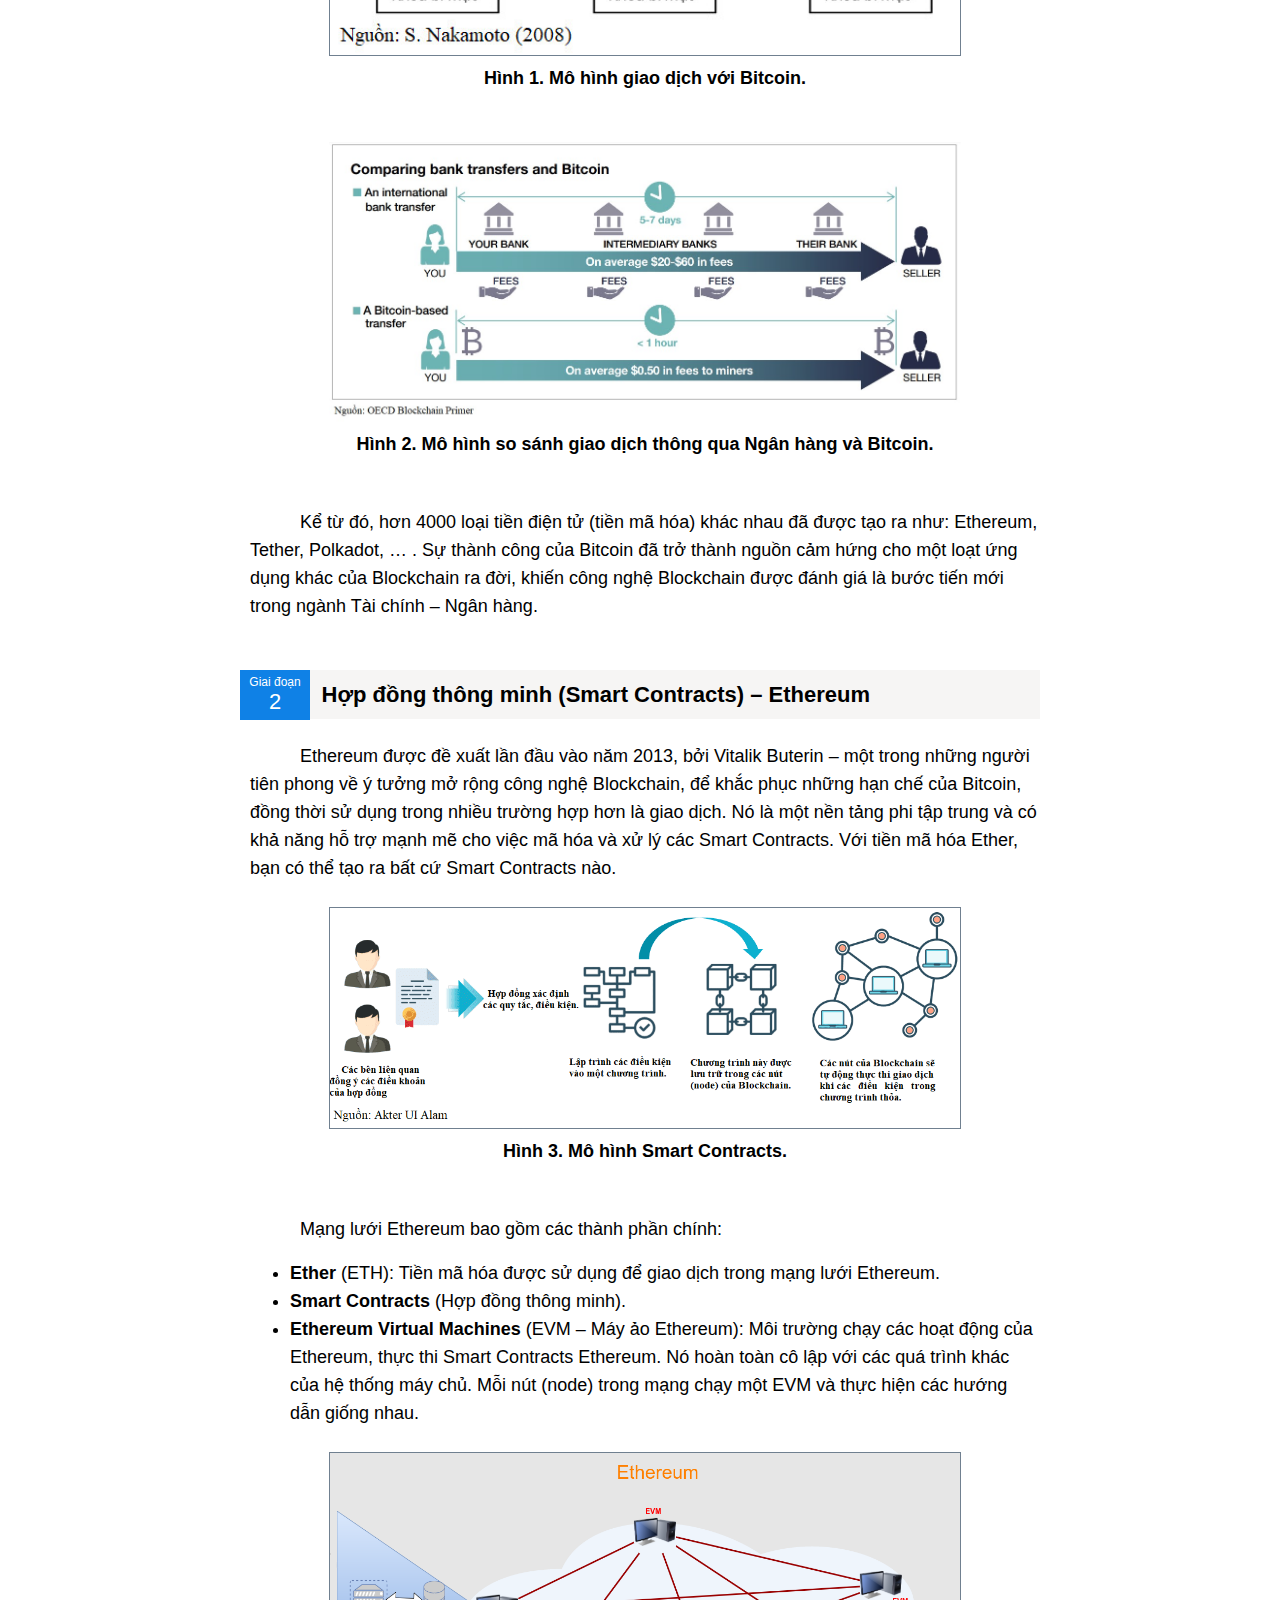
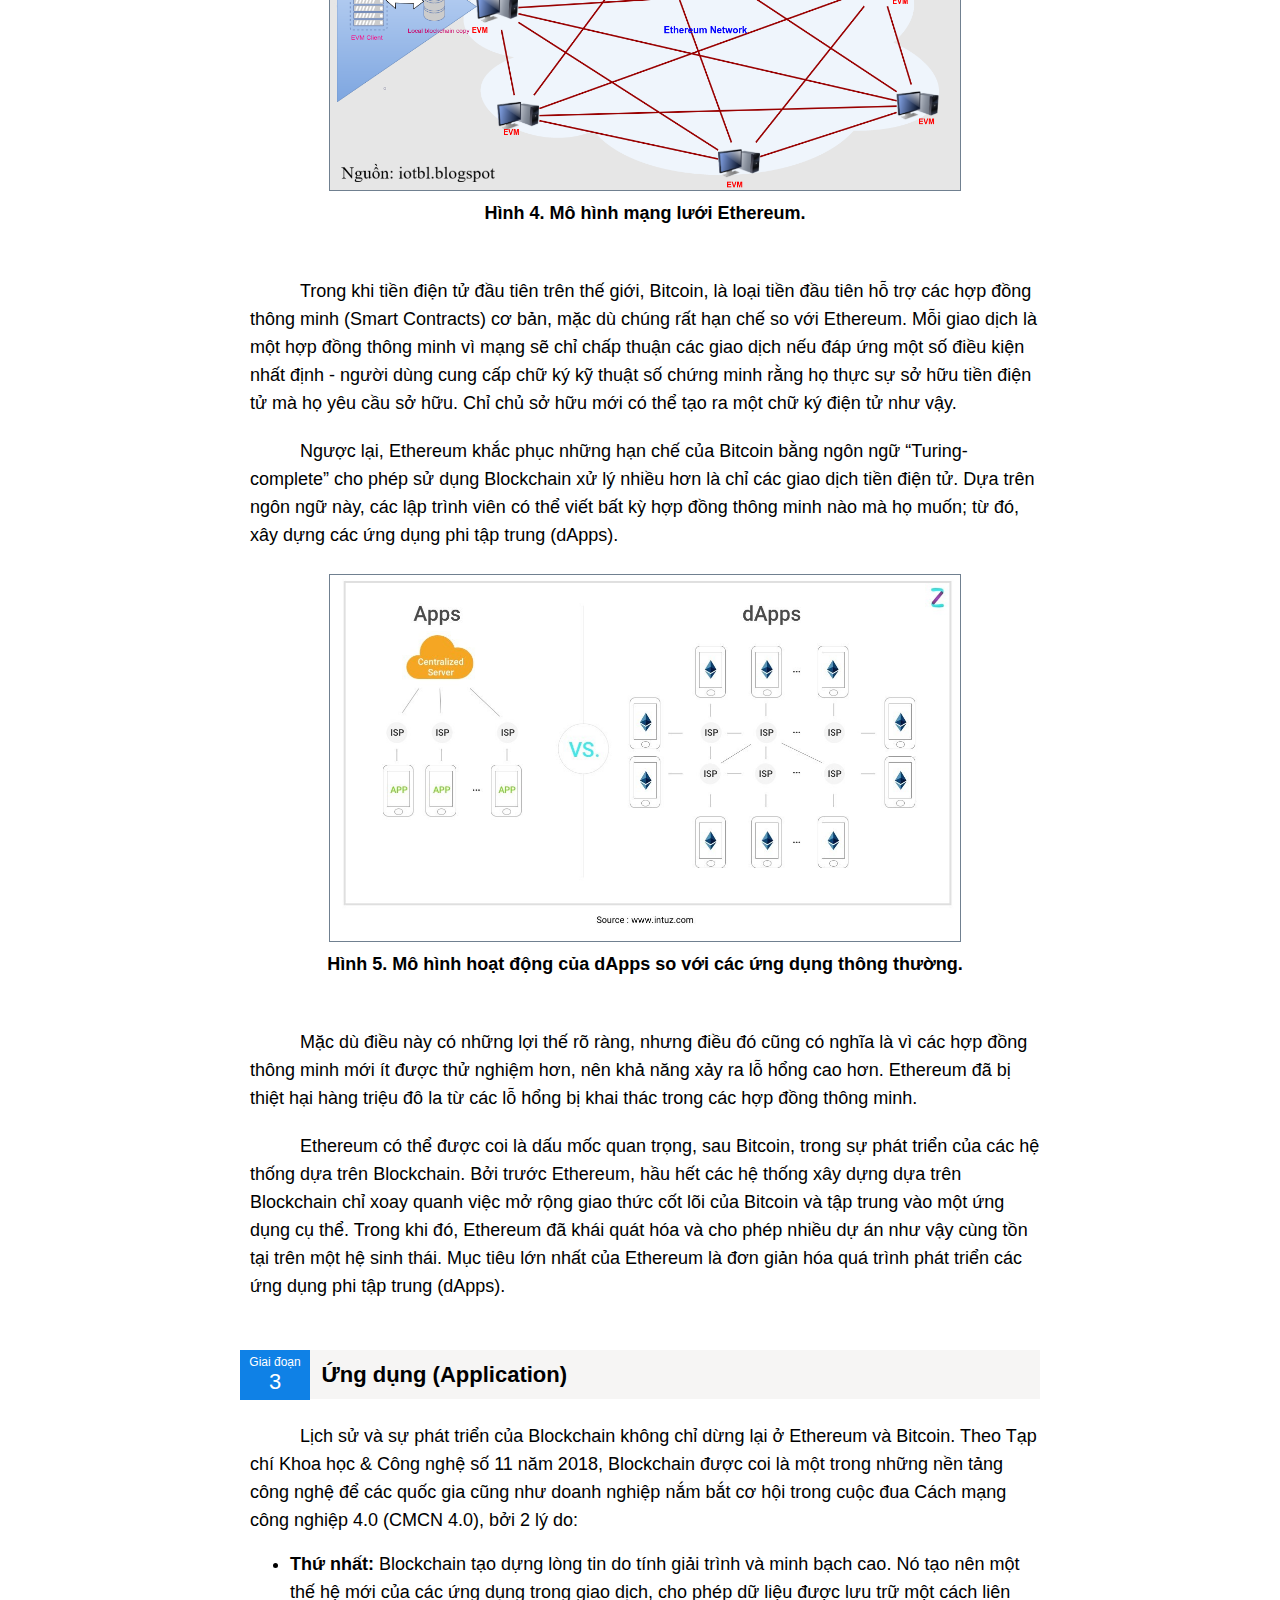
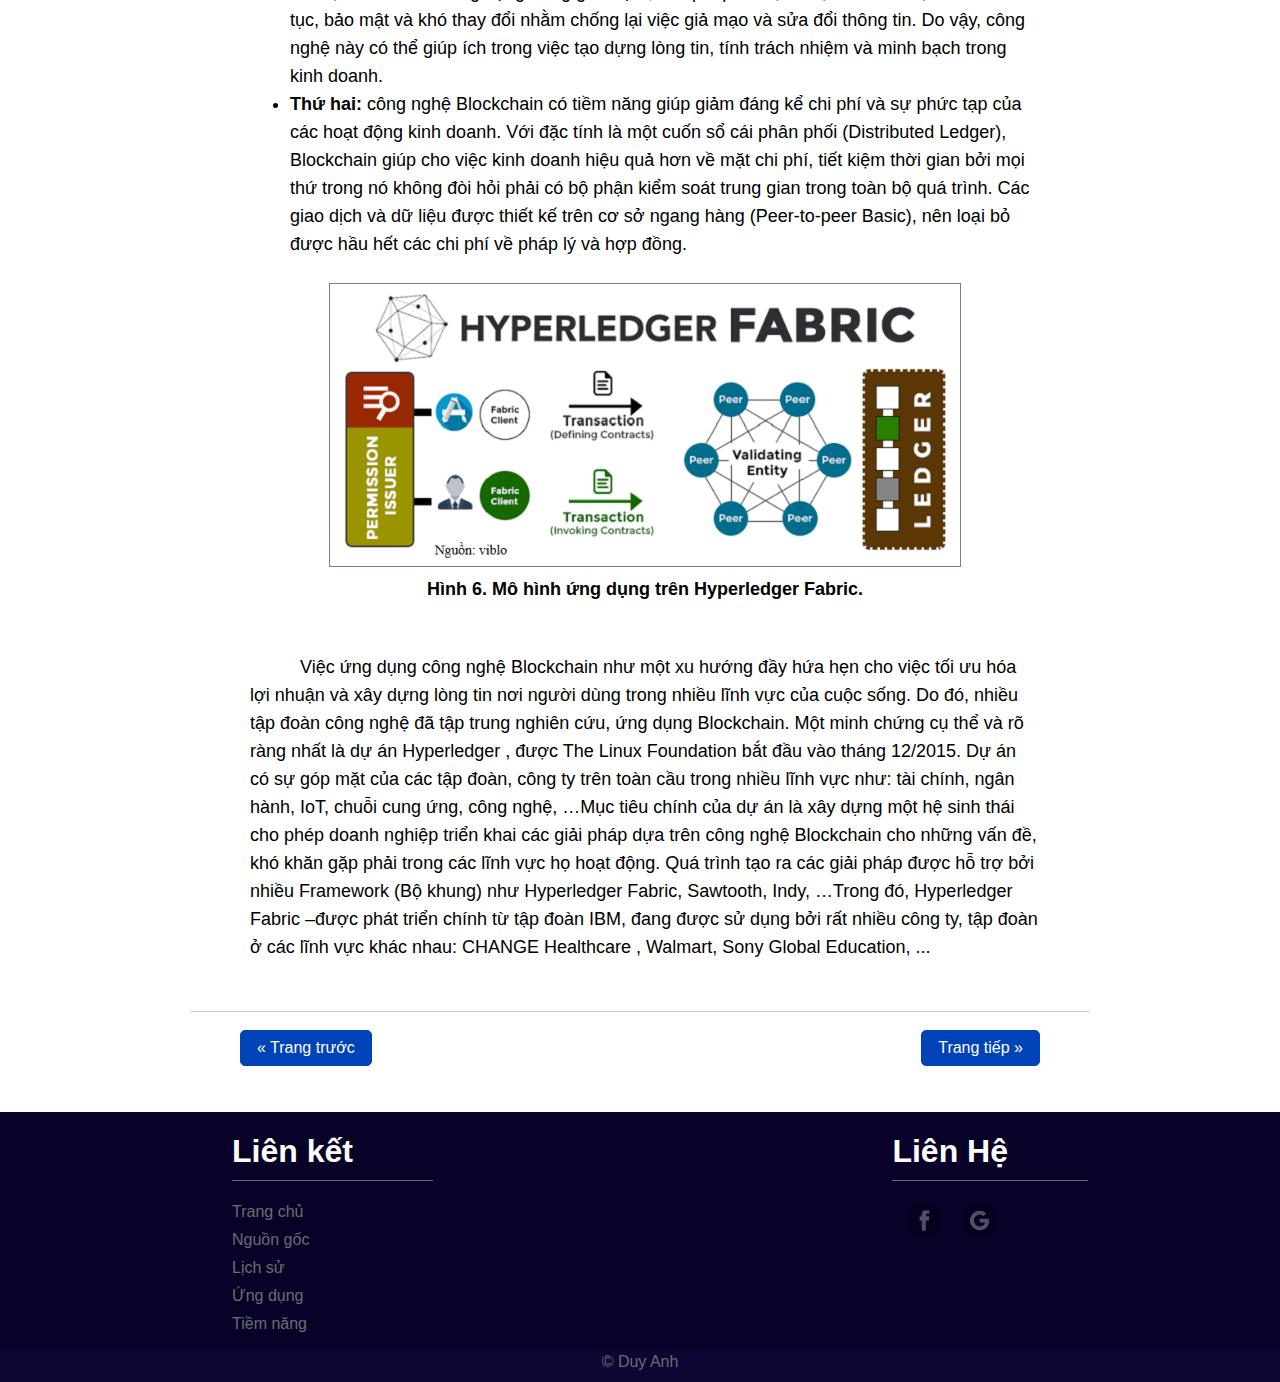
<file: HTML/history.html>
<!DOCTYPE html>
<html lang="en">
<head>
    <meta charset="UTF-8">
    <meta name="viewport" content="width=device-width, initial-scale=1.0">
    <link rel="stylesheet" href="../CSS/history.css">
    <title>Lịch sử</title>
</head>

<body>
    <!--NAVIGATION-->
    <div id="nav">  
        <a class="nav-logo" href="http://www.aao.hcmut.edu.vn/" target="blank"> 
            <img src="../img/logo_BK.png" alt="logo BK" width="60px">
        </a>
        <div>
            <ul id="nav-list">
                <li class="nav-item">
                    <a class="nav-link" href="future.html" target="_self">Tiềm năng</a>
                </li>
                <li class="nav-item">
                    <a class="nav-link" href="application.html" target="_self">Ứng dụng</a>
                </li>
                <li class="nav-item"> 
                    <a class="nav-link-current" >Lịch sử</a>
                </li>
                <li class="nav-item">
                    <a class="nav-link" href="origin.html" target="_self">Nguồn gốc</a>
                </li>
                <li class="nav-item">
                    <a class="nav-link" href="../index.html" target="_self">Trang chủ</a>
                </li>
            </ul>
        </div>
        <br>
        <hr id="nav-hr">
    </div>
    <div style="margin-bottom: 71.4px;"></div>

    <!--HEADER-->
    <div class="header">
        <img id="header-img" src="../img/history_wallpaper.jpg" width="100%">
        <div class="header-container">
            <h3 id="header-h3">LỊCH SỬ PHÁT TRIỂN BLOCKCHAIN</h3>
            <a id="link-last-page" class="header-link" href="origin.html">Bài trước</a>
            <a id="link-next-page" class="header-link" href="application.html" target="_self">Bài tiếp theo</a>
        </div> 
    </div>

    <!--MAIN-->
    <div class="main">
        <div class="col">
            <div class="col-caption">
                Sự phát triển của <span style="color: #0455BF;">Blockchain</span>
            </div>
            <div class="period">
                <div class="period-caption">
                    <span class="caption-1">Giai đoạn <div class="o-number">1</div> </span>
                    <span class="caption-2">Giao dịch - Làn sóng tiền điện tử</span>
                </div>
                <div class="period-content">
                    <p>
                        Ngân hàng là một trung gian thiết yếu cho các giao dịch tài chính và chuyển nhượng, 
                        đóng vai trò xác minh danh tính của người gửi, khả năng tài chính của người gửi và 
                        độ chính xác của địa chỉ người nhận. Tuy nhiên, do cơ chế tập trung, các tác nhân độc 
                        hại sẽ tập trung tấn công nó. Đồng thời, mỗi khoản giao dịch đều bị bên trung gian tính 
                        phí để xử lí giao dịch.
                    </p>
                    <p>
                        Chính trong môi trường này, Tiền mã hóa Bitcoin (BTC), ứng dụng đầu tiên của công nghệ 
                        Blockchain ra đời vào năm 2008. Thông qua sử dụng hàm Hash, Consensus (cơ chế đồng thuận) 
                        và Distributed (cơ chế phân tán), nó cho phép người dùng giao dịch trực tiếp với nhau mà 
                        không cần phải tin tưởng bên thứ ba.
                    </p>
                    <p>
                        Mỗi tài khoản Bitcoin bao gồm:
                        <ul class="content-list">
                            <li class="content-list-item">Địa chỉ khóa công khai. (Hash của Public key).</li>
                            <li class="content-list-item">Khóa bí mật (Private key).</li>
                        </ul>
                    </p>
                    <div class="content-img">
                        <img src="../img/history_pic1.jpg" width="80%" style="border:slategray 1px solid;margin: auto;"><br>
                        Hình 1. Mô hình giao dịch với Bitcoin.
                    </div>
                    <div class="content-img">
                        <img src="../img/history_pic2.jpg" width="80%" style="margin: auto;"><br>
                        Hình 2. Mô hình so sánh giao dịch thông qua Ngân hàng và Bitcoin.
                    </div>
                    <p>
                        Kể từ đó, hơn 4000 loại tiền điện tử (tiền mã hóa) khác nhau đã được tạo ra như: Ethereum, 
                        Tether, Polkadot, … . Sự thành công của Bitcoin đã trở thành nguồn cảm hứng cho một loạt 
                        ứng dụng khác của Blockchain ra đời, khiến công nghệ Blockchain được đánh giá là bước tiến mới 
                        trong ngành Tài chính – Ngân hàng.
                    </p>

                </div>
            </div>
            <div class="period">
                <div class="period-caption">
                    <span class="caption-1">Giai đoạn <div class="o-number">2</div> </span>
                    <span class="caption-2">Hợp đồng thông minh (Smart Contracts) – Ethereum</span>
                </div>
                <div class="period-content">
                    <p>
                        Ethereum được đề xuất lần đầu vào năm 2013, bởi Vitalik Buterin – một trong những người 
                        tiên phong về ý tưởng mở rộng công nghệ Blockchain, để khắc phục những hạn chế của Bitcoin, 
                        đồng thời sử dụng trong nhiều trường hợp hơn là giao dịch. Nó là một nền tảng phi tập trung 
                        và có khả năng hỗ trợ mạnh mẽ cho việc mã hóa và xử lý các Smart Contracts. Với tiền mã hóa 
                        Ether, bạn có thể tạo ra bất cứ Smart Contracts nào.
                    </p>
                    <div class="content-img">
                        <img src="../img/history_pic3.png" width="80%" style="border:slategray 1px solid; margin: auto;"><br>
                        Hình 3. Mô hình Smart Contracts.
                    </div>
                    <p>
                        Mạng lưới Ethereum bao gồm các thành phần chính:
                        <ul class="content-list">
                            <li class="content-list-item">
                                <b>Ether</b> (ETH): Tiền mã hóa được sử dụng để giao dịch trong mạng lưới Ethereum.
                            </li>
                            <li class="content-list-item"><b>Smart Contracts</b> (Hợp đồng thông minh).</li>
                            <li class="content-list-item">
                                <b>Ethereum Virtual Machines</b> (EVM – Máy ảo Ethereum): Môi trường chạy các hoạt động 
                                của Ethereum, thực thi Smart Contracts Ethereum. Nó hoàn toàn cô lập với các quá 
                                trình khác của hệ thống máy chủ. Mỗi nút (node) trong mạng chạy một EVM và thực 
                                hiện các hướng dẫn giống nhau.
                            </li>
                        </ul>
                    </p>
                    <div class="content-img">
                        <img src="../img/history_pic4.png" width="80%" style="border:slategray 1px solid; margin: auto;"><br>
                        Hình 4. Mô hình mạng lưới Ethereum.
                    </div>
                    <p>
                        Trong khi tiền điện tử đầu tiên trên thế giới, Bitcoin, là loại tiền đầu tiên hỗ trợ các hợp đồng 
                        thông minh (Smart Contracts) cơ bản, mặc dù chúng rất hạn chế so với Ethereum. Mỗi giao dịch là một 
                        hợp đồng thông minh vì mạng sẽ chỉ chấp thuận các giao dịch nếu đáp ứng một số điều kiện nhất định - người 
                        dùng cung cấp chữ ký kỹ thuật số chứng minh rằng họ thực sự sở hữu tiền điện tử mà họ yêu cầu sở hữu. Chỉ 
                        chủ sở hữu mới có thể tạo ra một chữ ký điện tử như vậy.
                    </p>
                    <p>
                        Ngược lại, Ethereum khắc phục những hạn chế của Bitcoin bằng ngôn ngữ “Turing-complete” cho phép sử dụng 
                        Blockchain xử lý nhiều hơn là chỉ các giao dịch tiền điện tử. Dựa trên ngôn ngữ này, các lập trình viên 
                        có thể viết bất kỳ hợp đồng thông minh nào mà họ muốn; từ đó, xây dựng các ứng dụng phi tập trung (dApps).
                    </p>
                    <div class="content-img">
                        <img src="../img/history_pic5.jpg" width="80%" style="border:slategray 1px solid; margin: auto;"><br>
                        Hình 5. Mô hình hoạt động của dApps so với các ứng dụng thông thường.
                    </div>
                    <p>
                        Mặc dù điều này có những lợi thế rõ ràng, nhưng điều đó cũng có nghĩa là vì các hợp đồng thông minh mới ít 
                        được thử nghiệm hơn, nên khả năng xảy ra lỗ hổng cao hơn. Ethereum đã bị thiệt hại hàng triệu đô la từ các 
                        lỗ hổng bị khai thác trong các hợp đồng thông minh.
                    </p>
                    <p>
                        Ethereum có thể được coi là dấu mốc quan trọng, sau Bitcoin, trong sự phát triển của các hệ thống dựa trên 
                        Blockchain. Bởi trước Ethereum, hầu hết các hệ thống xây dựng dựa trên Blockchain chỉ xoay quanh việc mở rộng 
                        giao thức cốt lõi của Bitcoin và tập trung vào một ứng dụng cụ thể. Trong khi đó, Ethereum đã khái quát hóa 
                        và cho phép nhiều dự án như vậy cùng tồn tại trên một hệ sinh thái. Mục tiêu lớn nhất của Ethereum là đơn giản 
                        hóa quá trình phát triển các ứng dụng phi tập trung (dApps).
                    </p>
                </div>
            </div>
            <div class="period">
                <div class="period-caption">
                    <span class="caption-1">Giai đoạn <div class="o-number">3</div> </span>
                    <span class="caption-2">Ứng dụng (Application)</span>
                </div>
                <div class="period-content">
                    <p>
                        Lịch sử và sự phát triển của Blockchain không chỉ dừng lại ở Ethereum và Bitcoin. Theo Tạp chí Khoa học & Công 
                        nghệ số 11 năm 2018, Blockchain được coi là một trong những nền tảng công nghệ để các quốc gia cũng như doanh nghiệp 
                        nắm bắt cơ hội trong cuộc đua Cách mạng công nghiệp 4.0 (CMCN 4.0), bởi 2 lý do: 
                        <ul class="content-list">
                            <li class="content-list-item">
                                <b>Thứ nhất:</b> Blockchain tạo dựng lòng tin do tính giải trình và minh bạch cao. Nó tạo nên một thế hệ mới của các 
                                ứng dụng trong giao dịch, cho phép dữ liệu được lưu trữ một cách liên tục, bảo mật và khó thay đổi nhằm chống 
                                lại việc giả mạo và sửa đổi thông tin. Do vậy, công nghệ này có thể giúp ích trong việc tạo dựng lòng tin, tính 
                                trách nhiệm và minh bạch trong kinh doanh.
                            </li>
                            <li class="content-list-item">
                                <b>Thứ hai:</b> công nghệ Blockchain có tiềm năng giúp giảm đáng kể chi phí và sự phức tạp của các hoạt động kinh doanh. 
                                Với đặc tính là một cuốn sổ cái phân phối (Distributed Ledger), Blockchain giúp cho việc kinh doanh hiệu quả hơn 
                                về mặt chi phí, tiết kiệm thời gian bởi mọi thứ trong nó không đòi hỏi phải có bộ phận kiểm soát trung gian trong 
                                toàn bộ quá trình. Các giao dịch và dữ liệu được thiết kế trên cơ sở ngang hàng (Peer-to-peer Basic), nên loại bỏ 
                                được hầu hết các chi phí về pháp lý và hợp đồng. 
                            </li>
                        </ul>
                    </p>
                    <div class="content-img">
                        <img src="../img/history_pic6.png" width="80%" style="border:slategray 1px solid; margin: auto;"><br>
                        Hình 6. Mô hình ứng dụng trên Hyperledger Fabric.
                    </div>
                    <p>
                        Việc ứng dụng công nghệ Blockchain như một xu hướng đầy hứa hẹn cho việc tối ưu hóa lợi nhuận và xây dựng lòng tin 
                        nơi người dùng trong nhiều lĩnh vực của cuộc sống. Do đó, nhiều tập đoàn công nghệ đã tập trung nghiên cứu, ứng dụng 
                        Blockchain. Một minh chứng cụ thể và rõ ràng nhất là dự án Hyperledger , được The Linux Foundation  bắt đầu vào tháng 
                        12/2015. Dự án có sự góp mặt của các tập đoàn, công ty trên toàn cầu trong nhiều lĩnh vực như: tài chính, ngân hành, 
                        IoT, chuỗi cung ứng, công nghệ, …Mục tiêu chính của dự án là xây dựng một hệ sinh thái cho phép doanh nghiệp triển 
                        khai các giải pháp dựa trên công nghệ Blockchain cho những vấn đề, khó khăn gặp phải trong các lĩnh vực họ hoạt động. 
                        Quá trình tạo ra các giải pháp được hỗ trợ bởi nhiều Framework (Bộ khung) như Hyperledger Fabric, Sawtooth, Indy, …Trong 
                        đó, Hyperledger Fabric –được phát triển chính từ tập đoàn IBM, đang được sử dụng bởi rất nhiều công ty, tập đoàn ở các 
                        lĩnh vực khác nhau: CHANGE Healthcare , Walmart, Sony Global Education, ...
                    </p>
                </div>
            </div>
        </div>
        <hr class="colapse">
        
        <div class="last-next-page">
            <a href="origin.html" class="previous">&laquo; Trang trước</a>
            <a href="application.html" class="next">Trang tiếp  &raquo;</a>
        </div>
    </div>
    
    <!--FOOTER-->
    <div class="footer">
        <div class="footer-content">
            <div class="footer-section-links">
                <ul style="list-style-type: none; text-align: left;">
                    <li>
                        <h1 class="footer-label">Liên kết</h1>
                    </li>
                    <li style="margin-bottom: 10px;">
                        <a class="footer-link" href="../index.html" target="_self">Trang chủ</a>
                    </li>
                    <li style="margin-bottom: 10px;">
                        <a class="footer-link" href="origin.html" target="_self">Nguồn gốc</a>
                    </li>
                    <li style="margin-bottom: 10px;"> 
                        <a class="footer-link" href="history.html" target="_self">Lịch sử</a>
                    </li>
                    <li style="margin-bottom: 10px;">
                        <a class="footer-link" href="application.html" target="_self">Ứng dụng</a>
                    </li>
                    <li>
                        <a class="footer-link" href="future.html" target="_self">Tiềm năng</a>
                    </li>
                </ul>
            </div>
            <div class="footer-section-contacts">
                <h1 class="footer-label">Liên Hệ</h1>
                <a class="footer-icon" href="https://www.facebook.com/profile.php?id=100007980735101" target="_blank">
                    <img class="footer-img" src="../img/icon_Facebook.png">
                <a class="footer-icon" href="mailto:anh.tranduy2002@hcmut.edu.vn" target="_blank">
                    <img class="footer-img" src="../img/icon_Google.png">
                </a>
        
            </div>
        </div>
        <div class="footer-bottom">
            &copy; Duy Anh
        </div>
    </div>
</body>
</html>
</file>
<file: CSS/index.css>
html, body{
    height: 100%;
    font-family: Arial, Helvetica, sans-serif;
    padding: 0;
    margin: 0;

}
* {
    box-sizing: border-box;
    -moz-box-sizing: border-box;
    -webkit-box-sizing: border-box;
 }
.colapse{
    display: block;
    height: 1px;
    border: 0;
    border-top: 1px solid #ccc;
    margin: 0 auto;
    padding: 0; 
}


/*NAVIGATION*/
#nav-list {
    padding-top: 12px;
    list-style-type: none;
}
.nav-item {
    float: right;
    display: inline;
    margin-right: 50px;
}
.nav-link {
    font-weight: bold;
    font-size: 18px;
    color: rgb(23, 23, 23);
    text-decoration: none;
}
.nav-link:hover {
    color: #0043B8;
}
.nav-link-current{
    font-weight: 100;
    font-size: 18px;
    font-weight: bold;
    color: #0043B8;
    text-decoration: underline;
}
.nav-logo {
    padding-top: 5px;
    padding-left: 50px;
    float: left;
}
.nav-logo img:hover {
    filter: brightness(115%);
}
#nav-hr{
    clear: both;
    color: rgb(0, 0, 0);
    height: 1px;
    border: none;
    background-color: rgb(187, 187, 198);
    margin-bottom: 0;
}
#nav{
    z-index: 1;
    position: fixed;
    top: 0;
    width: 100%;
    background-color: white;
    min-width: 800px;
}


/*HEADER*/
#header-img{
    height: auto;
    width: 100%;
}
.header {
    position: relative;
    width: 100%;
    margin-top: 0;
    padding-top: 0;
}
.header-container{
    position: absolute;
    top: 50%;
    left: 50%;
    transform: translate(-50%,-50%);
    text-align: center;
}
#header-1 {
    font-size: 50px;
    color: white;

}
#header-2 {
    font-size: 90px;
    color: white;
    margin: 0; 
}
.header-link{
    display: inline-block;
}
#link-intro {
    font-size: 20px;
    font-weight: lighter;
    padding-top: 10px;
    padding-bottom:10px;
    padding-left: 25px;
    padding-right:25px;
    margin-right: 15px;
    background-color: #126fe0;
    color: white;
    border:  #126fe0 2px solid;
    width: auto;
    text-align: center;
    border-radius: 7px;
    text-decoration: none;
    transition: all .2s ease-in-out;
}
#link-intro:hover {
    background-color: #0f81e6;
}
#link-next-page {
    font-size: 20px;
    font-weight: lighter;
    padding-top: 10px;
    padding-bottom: 10px;
    padding-left: 25px;
    padding-right:25px;
    margin-right: 15px;
    background-color:white;
    color:  #126fe0;
    border:  #126fe0 2px solid;
    width: auto;
    text-align: center;
    border-radius: 7px;
    text-decoration: none;
    transition: all .2s ease-in-out;
}
#link-next-page:hover {
    background-color:   #126fe0;
    color:white;
}
/*MAIN*/
.main{
    min-height: 100%;
}

/*Introduction*/
#introduction{
    position: relative;
    height: 700px;
}
.intro-caption{
    position: absolute;
    top: 40px;
    left: 50%;
    transform: translateX(-50%);
    width: fit-content;
    font-size: 45px;
    font-weight: lighter;
    text-align: center;
    width: 600px;
    padding-bottom: 20px;
    border-bottom: 2px solid rgb(186, 185, 185);
}
.intro-content{
    position: absolute;
    top: 170px;
    left: 50%;
    transform: translateX(-50%);
    text-align: center;
    line-height: 30px;
    width: 600px;
    font-size: 20px;
    color: rgb(101, 101, 101);
}
.intro-grid-list{
    position: absolute;
    top: 350px;
    left: 50%;
    transform: translateX(-50%);
    width: 90%; 
    display: flex;
    flex-wrap: nowrap;
}
.grid{
    width: 33.33%;
    margin: 25px;
    text-align: center;
}
.grid-img:hover {
    filter: brightness(120%);
}
.grid-caption{
    font-size: 30px;
    font-weight: lighter;
    margin-top: 10px;
    margin-bottom: 5px;
}
.grid-content{
    margin-top: 0;
    color: rgb(101, 101, 101);
    font-size: 20px;
}
.grid-link{
    text-decoration:none;
    background-color: white;
    margin: 0;
    padding-top: 5px;
    padding-bottom: 5px;
    padding-left: 30px;
    padding-right: 30px;
    font-weight: lighter;
    font-size:19px;
    color: #0043B8;
    transition: all .2s ease-in-out;
    border: #0043B8 solid 1px;
    border-radius: 5px;
}
.grid-link:hover {
    background-color: #0043B8;
    color: white;
    padding-left: 35px;
    padding-right: 25px;
}

/*from author*/
.from-author {
    width: 80%;
    padding-top: 80px;
    padding-bottom: 80px;
    margin: auto;
    overflow: auto;
}
.from-author img {
    float: left;
    padding: 15px;
}
.from-author .content {
    padding-top: 15px;
}
.from-author a {
    display: inline;
}
.content .caption {
    font-size: 35px;
    white-space: 15px;
}
.content p {
    font-size: 16px;
    line-height: 26px;
    text-align: justify;
}
.link-list {
    margin-top: 40px;
    width: 100%;
}
#link-team {
    font-size: 18px;
    font-weight: lighter;
    padding-top: 8px;
    padding-bottom:8px;
    padding-left: 20px;
    padding-right:20px;
    margin-right: 15px;
    background-color: #126fe0;
    color: white;
    border:  #126fe0 2px solid;
    width: auto;
    text-align: center;
    border-radius: 7px;
    text-decoration: none;
    transition: all .2s ease-in-out;
}
#link-team:hover {
    background-color: #0f81e6;
}
#link-continue {
    font-size: 18px;
    font-weight: lighter;
    padding-top: 8px;
    padding-bottom:8px;
    padding-left: 20px;
    padding-right:20px;
    margin-right: 15px;
    background-color:white;
    color:  #126fe0;
    border:  #126fe0 2px solid;
    width: auto;
    text-align: center;
    border-radius: 7px;
    text-decoration: none;
    transition: all .2s ease-in-out;
}
#link-continue:hover {
    background-color:   #126fe0;
    color:white;
}

/*Member*/
.team-member{
    position: relative;
    height: 700px;
}
.member-box {
    position: absolute;
    top:200px;
    left: 50%;
    transform: translateX(-50%);
    width: 80%;
    display: flex;
    flex-wrap: nowrap;
}
.member-box .member  {
    width: 25%;
    margin: 15px;
    text-align: center;
    background-color: #F5F5F5;
    border: #dddbdb solid 0.5px;
    border-radius: 10px;
    transition: all .2s ease-in-out;
}
.member-box .member:hover {
    box-shadow: 0 4px 8px 0 rgba(0, 0, 0, 0.2), 0 6px 20px 0 rgba(0, 0, 0, 0.19);

}
.member-caption{
    top:50px;
    left: 50%;
    transform: translateX(-50%);
    position: absolute;
    width: 400px;
    margin-bottom: 0;
    text-align: center;
    font-size: 50px;
    border-bottom: black solid 3px;
}
.member-contact{
    margin: 0 auto;
    width: 90%;
    margin-bottom: 15px;
    border-top: #dddbdb solid 0.5px;
    padding-top: 20px;
    padding-bottom: 2px;
}
.member-img img {
    border-top-left-radius: 10px;
    border-top-right-radius: 10px;
}
.member-name{
    font-weight: lighter;
    font-size: 25px;
    margin: 7px;
}
.member-id{
    font-weight: lighter;
    margin: 5px;
    color: #999999;
}
.member-link{
    padding-top: 5px;
    padding-bottom: 5px;
    padding-left: 50px;
    padding-right: 50px;
    border-radius: 5px;
    background-color:transparent;
    border: #0044BB 1px solid;
    color: #0044BB;
    font-size: 18px;
    text-decoration: none;
    transition: all .2s ease-in-out;
}
.member-link:hover{
    background-color: #0044BB;
    color: white;
}

/*Source code*/
.source-code{
    padding-top: 10px;
    position: relative;
    height: 180px;
    left: 10%;
}
.source-code-caption{
    position: absolute;
    top: 0;
    width: fit-content;
    font-size: 35px;
    text-align: center;
    margin-left: 15px;
    border-bottom: black solid 2px ;
}
.source-code-paragraph{
    position: absolute;
    bottom: 0;
    margin-left: 15px;
    font-size: 25px;
    color: rgb(101, 101, 101);
}
.source-code a{
    color: blue;
}
.source-code a:hover{
    color:red;
}


/*FOOTER*/
.footer {
    background-color: #080229;
    color: #6C6C72;
    height: 270px;
    position: relative;
}

.footer-content {
    height: auto;
    position: relative;
}

.footer-label {
    color: white;
    text-align: left;
    padding-right: 80px;
    padding-bottom: 10px;
    border-bottom:#6C6C72 1px solid;
}

.footer-section-links{
    position: absolute;
    top: 0;
    left: 15%;
}

.footer-section-authors{
    position: absolute;
    top: 0;
    left: 50%;
    transform: translateX(-50%);
}

.footer-section-contacts {
    position: absolute;
    top: 0;
    right: 15%;
}
.footer-bottom {
    background-color:#0D0633;
    color: #6C6C72;
    height:32px;
    width: 100%;
    text-align: center;
    position: absolute;
    bottom: 0px;
    left: 0px;
    padding-bottom: 3px;
    padding-top: 3px;

}
.footer-link {
    color: #6C6C72;
    text-decoration: none;
    transition: all .2s ease-in-out;
}
.footer-link:hover {
    color: white;
    text-decoration: underline;
}

.footer-icon {
    margin-left: 15px;
    text-decoration: none;
}

.footer-img {
    border-radius: 50%;
    filter: opacity(30%);
    width: 35px;
}

.footer-img:hover {
    filter: opacity(100%);
}
</file>
<file: CSS/aplication.css>
html, body{
    height: 100%;
    font-family: Arial, Helvetica, sans-serif;
    padding: 0;
    margin: 0;
    min-width: 1000px;
}
* {
    box-sizing: border-box;
    -moz-box-sizing: border-box;
    -webkit-box-sizing: border-box;
 }
.colapse{
    display: block;
    height: 1px;
    border: 0;
    border-top: 1px solid #ccc;
    margin: 0 auto;
    padding: 0; 
    width: 900px;
}
/*NAVIGATION*/

#nav-list {
    padding-top: 12px;
    list-style-type: none;
}
.nav-item {
    float: right;
    display: inline;
    margin-right: 50px;
}
.nav-link {
    font-weight: bold;
    font-size: 18px;
    color: rgb(23, 23, 23);
    text-decoration: none;
}
.nav-link:hover {
    color: #0043B8;
}
.nav-link-current{
    font-weight: 100;
    font-size: 18px;
    font-weight: bold;
    color: #0043B8;
    text-decoration: underline;
}
.nav-logo {
    padding-top: 5px;
    padding-left: 50px;
    float: left;
}
.nav-logo img:hover {
    filter: brightness(115%);
}
#nav-hr{
    clear: both;
    color: rgb(0, 0, 0);
    height: 1px;
    border: none;
    background-color: rgb(187, 187, 198);
    margin-bottom: 0;
}
#nav{
    z-index: 1;
    position: fixed;
    top: 0;
    width: 100%;
    background-color: white;
    min-width: 800px;
}

/*HEADER*/
#header-img{
    height: auto;
    width: 100%;
}
.header {
    position: relative;
    width: 100%;
    margin-top: 0;
    padding-top: 0;
}
.header-container{
    position: absolute;
    top: 50%;
    left: 50%;
    transform: translate(-50%,-50%);
    text-align: center;
}
#header-h3{
    font-size: 80px;
    color:white;
    margin: 0;   
}
.header-link{
    display: inline-block;
}
#link-last-page {
    font-size: 20px;
    font-weight: lighter;
    padding-top: 10px;
    padding-bottom:10px;
    padding-left: 25px;
    padding-right:25px;
    margin-right: 15px;
    background-color: #126fe0;
    color: white;
    border:  #126fe0 2px solid;
    width: auto;
    text-align: center;
    border-radius: 7px;
    text-decoration: none;
    transition: all .2s ease-in-out;
}
#link-last-page:hover {
    background-color: #0f81e6;
}
#link-next-page {
    font-size: 20px;
    font-weight: lighter;
    padding-top: 10px;
    padding-bottom: 10px;
    padding-left: 25px;
    padding-right:25px;
    margin-right: 15px;
    background-color:white;
    color:  #126fe0;
    border:  #126fe0 2px solid;
    width: auto;
    text-align: center;
    border-radius: 7px;
    text-decoration: none;
    transition: all .2s ease-in-out;
}
#link-next-page:hover {
    background-color:   #126fe0;
    color:white;
}
/*MAIN*/
.main{
    min-height: 100%;
}
/*content*/
.col {
    width: 800px;
    margin: auto;
}
.col-caption{
    margin-bottom: 0;
    text-align: center;
    font-size: 60px;
    color: black;
    margin-top: 60px;
    margin-bottom: 60px;
}
.sec-content {
    margin-left: 10px;
}
.col p {
    font-size: 18px;
    line-height: 28px;
    text-align: left;
    text-indent: 50px;
    margin-top: 20px;
    margin-bottom: 10px;
    color: rgb(0, 0, 0);
}
.section {
    margin-top: 50px;
}
.sec-caption {
    position: relative;
    width: 800px;
    height: 50px;
}
.caption-1 {
    text-align: center;
    position: absolute;
    left: 0;
    width: 60px;
    margin: 0;
    background-color: #0f81e6;
    color: white;
    font-size: 12px;
    padding: 5px;
}
.content-img {
    text-align: center;
    font-weight: bold;
    font-size: 18px;
    line-height: 28px;
    margin-top: 25px;
    margin-bottom: 25px;

}
.o-number {
    font-size: 22px;
}
.caption-2 {
    position: absolute;
    left: 60px;
    padding: 11.5px;
    width: 740px;
    margin: 0;
    background-color: #F6F5F4;
    color: black;
    font-size: 22px;
    font-weight: bold;
}
p:last-of-type {
    margin-bottom: 50px;
}
/*last/next page*/
.last-next-page {
    position: relative;
    height: 100px;
    width: 800px;
    margin: auto;
}
.last-next-page a {
    position: absolute;
    text-decoration: none;
    border: #0043B8 1px solid;
    border-radius: 5px;
    background-color: #0043B8;
    color: white;
    padding: 8px 16px;
    top: 0;
    transform: translateY(50%);
    transition: all .2s ease-in-out;
}
.last-next-page a:hover {
    top: -4px;
    box-shadow: 0 4px 8px 0 rgba(0, 0, 0, 0.2), 0 6px 20px 0 rgba(0, 0, 0, 0.19);
}
.previous {
    left: 0;
}
.next {
    right: 0;
}

/*FOOTER*/
.footer {
    background-color: #080229;
    color: #6C6C72;
    height: 270px;
    position: relative;
}

.footer .footer-content {
    height: auto;
    position: relative;
}

.footer .footer-label {
    color: white;
    text-align: left;
    padding-right: 80px;
    padding-bottom: 10px;
    border-bottom:#6C6C72 1px solid;
}

.footer .footer-section-links{
    position: absolute;
    top: 0;
    left: 15%;
}

.footer .footer-section-authors{
    position: absolute;
    top: 0;
    left: 50%;
    transform: translateX(-50%);
}

.footer .footer-section-contacts {
    position: absolute;
    top: 0;
    right: 15%;
}
.footer .footer-bottom {
    background-color:#0D0633;
    color: #6C6C72;
    height:32px;
    width: 100%;
    text-align: center;
    position: absolute;
    bottom: 0px;
    left: 0px;
    padding-bottom: 3px;
    padding-top: 3px;

}
.footer-link {
    color: #6C6C72;
    text-decoration: none;
    transition: all .2s ease-in-out;
}
.footer-link:hover {
    color: white;
    text-decoration: underline;
}

.footer-icon {
    margin-left: 15px;
    text-decoration: none;
}

.footer-img {
    border-radius: 50%;
    filter: opacity(30%);
    width: 35px;
}

.footer-img:hover {
    filter: opacity(100%);
}
</file>
<file: CSS/Future.css>
html, body{
    height: 100%;
    font-family: Arial, Helvetica, sans-serif;
    padding: 0;
    margin: 0;
    min-width: 1000px;
}
* {
    box-sizing: border-box;
    -moz-box-sizing: border-box;
    -webkit-box-sizing: border-box;
 }
.colapse{
    display: block;
    height: 1px;
    border: 0;
    border-top: 1px solid #ccc;
    margin: 0 auto;
    padding: 0;
    width: 900px;
}
/*NAVIGATION*/

#nav-list {
    padding-top: 12px;
    list-style-type: none;
}
.nav-item {
    float: right;
    display: inline;
    margin-right: 50px;
}
.nav-link {
    font-weight: bold;
    font-size: 18px;
    color: rgb(23, 23, 23);
    text-decoration: none;
}
.nav-link:hover {
    color: #0043B8;
}
.nav-link-current{
    font-weight: 100;
    font-size: 18px;
    font-weight: bold;
    color: #0043B8;
    text-decoration: underline;
}
.nav-logo {
    padding-top: 5px;
    padding-left: 50px;
    float: left;
}
.nav-logo img:hover {
    filter: brightness(115%);
}
#nav-hr{
    clear: both;
    color: rgb(0, 0, 0);
    height: 1px;
    border: none;
    background-color: rgb(187, 187, 198);
    margin-bottom: 0;
}
#nav{
    z-index: 1;
    position: fixed;
    top: 0;
    width: 100%;
    background-color: white;
}
/*HEADER*/
#header-img{
    height: auto;
    width: 100%;
}
.header {
    position: relative;
    width: 100%;
    margin-top: 0;
    padding-top: 0;
}
.header-container{
    position: absolute;
    top: 50%;
    left: 50%;
    transform: translate(-50%,-50%);
    text-align: center;
}
#header-h3{
    font-size: 75px;
    color: white;
    margin: 0;
}
.header-link{
    display: inline-block;
}
#link-home-page {
    font-size: 20px;
    font-weight: lighter;
    padding-top: 10px;
    padding-bottom:10px;
    padding-left: 25px;
    padding-right:25px;
    margin-right: 15px;
    background-color: #126fe0;
    color: white;
    border:  #126fe0 2px solid;
    width: auto;
    text-align: center;
    border-radius: 7px;
    text-decoration: none;
    transition: all .2s ease-in-out;
}
#link-home-page:hover {
    background-color: #0f81e6;
}
#link-last-page {
    font-size: 20px;
    font-weight: lighter;
    padding-top: 10px;
    padding-bottom: 10px;
    padding-left: 25px;
    padding-right:25px;
    margin-right: 15px;
    background-color:white;
    color:  #126fe0;
    border:  #126fe0 2px solid;
    width: auto;
    text-align: center;
    border-radius: 7px;
    text-decoration: none;
    transition: all .2s ease-in-out;
}
#link-last-page:hover {
    background-color:   #126fe0;
    color:white;
}

/*MAIN*/
.main{
    min-height: 100%;
}
/*content*/
.col {
    width: 800px;
    margin: auto;
    margin-bottom: 100px;
}
.col-caption{
    margin-bottom: 0;
    text-align: center;
    font-size: 60px;
    color: black;
    margin-top: 60px;
    margin-bottom: 60px;
}
.col-content p{
    font-size: 18px;
    line-height: 28px;
    text-align: left;
    text-indent: 50px;
    margin-top: 20px;
    margin-bottom: 10px;
    color: rgb(0, 0, 0);
}
.content-img {
    text-align: center;
    font-weight: bold;
    font-size: 18px;
    line-height: 28px;
    margin-top: 50px;
    margin-bottom: 25px;
}
.highlight-blue {
    font-size: 30px;
    color: #126fe0;
    margin-top: 30px;
    margin-bottom: 20px;
    text-indent: 50px;
}
.highlight-gray {
    background-color: #ccc;
    text-align: center;
    font-size: 20px;
    padding: 5px;
    border-left: #6C6C72 3px solid;
}
/*conclusion*/
.conclusion {
    margin: 0 auto;
    width: 700px;
    text-align: center;
}
.conclusion .content {
    margin-top: 30px;
    padding: 30px;
    font-size: 20px;
    line-height: 30px;
    color: #000000;
}
.conclusion .the-end {
    font-size: 50px;
    margin: 30px;
    color: #005bf8;
}

/*FOOTER*/
.footer {
    background-color: #080229;
    color: #6C6C72;
    height: 270px;
    position: relative;
}

.footer .footer-content {
    height: auto;
    position: relative;
}

.footer .footer-label {
    color: white;
    text-align: left;
    padding-right: 80px;
    padding-bottom: 10px;
    border-bottom:#6C6C72 1px solid;
}

.footer .footer-section-links{
    position: absolute;
    top: 0;
    left: 15%;
}

.footer .footer-section-authors{
    position: absolute;
    top: 0;
    left: 50%;
    transform: translateX(-50%);
}

.footer .footer-section-contacts {
    position: absolute;
    top: 0;
    right: 15%;
}
.footer .footer-bottom {
    background-color:#0D0633;
    color: #6C6C72;
    height:32px;
    width: 100%;
    text-align: center;
    position: absolute;
    bottom: 0px;
    left: 0px;
    padding-bottom: 3px;
    padding-top: 3px;

}
.footer-link {
    color: #6C6C72;
    text-decoration: none;
    transition: all .2s ease-in-out;
}
.footer-link:hover {
    color: white;
    text-decoration: underline;
}

.footer-icon {
    margin-left: 15px;
    text-decoration: none;
}

.footer-img {
    border-radius: 50%;
    filter: opacity(30%);
    width: 35px;
}

.footer-img:hover {
    filter: opacity(100%);
}
</file>
<file: CSS/history.css>
html, body{
    height: 100%;
    font-family: Arial, Helvetica, sans-serif;
    padding: 0;
    margin: 0;
    min-width: 1000px;
}
* {
    box-sizing: border-box;
    -moz-box-sizing: border-box;
    -webkit-box-sizing: border-box;
 }
.colapse{
    display: block;
    height: 1px;
    border: 0;
    border-top: 1px solid #ccc;
    margin: 0 auto;
    padding: 0;
    width: 900px; 
}
/*NAVIGATION*/

#nav-list {
    padding-top: 12px;
    list-style-type: none;
}
.nav-item {
    float: right;
    display: inline;
    margin-right: 50px;
}
.nav-link {
    font-weight: bold;
    font-size: 18px;
    color: rgb(23, 23, 23);
    text-decoration: none;
}
.nav-link:hover {
    color: #0043B8;
}
.nav-link-current{
    font-weight: 100;
    font-size: 18px;
    font-weight: bold;
    color: #0043B8;
    text-decoration: underline;
}
.nav-logo {
    padding-top: 5px;
    padding-left: 50px;
    float: left;
}
.nav-logo img:hover {
    filter: brightness(115%);
}
#nav-hr{
    clear: both;
    color: rgb(0, 0, 0);
    height: 1px;
    border: none;
    background-color: rgb(187, 187, 198);
    margin-bottom: 0;
}
#nav{
    z-index: 1;
    position: fixed;
    top: 0;
    width: 100%;
    background-color: white;
    min-width: 800px;
}

/*HEADER*/
#header-img{
    height: auto;
    width: 100%;
}
.header {
    position: relative;
    width: 100%;
    margin-top: 0;
    padding-top: 0;
}
.header-container{
    position: absolute;
    top: 50%;
    left: 50%;
    transform: translate(-50%,-50%);
    text-align: center;
}
#header-h3{
    font-size: 75px;
    color: white;
    margin: 0;
}
.header-link{
    display: inline-block;
}
#link-last-page {
    font-size: 20px;
    font-weight: lighter;
    padding-top: 10px;
    padding-bottom:10px;
    padding-left: 25px;
    padding-right:25px;
    margin-right: 15px;
    background-color: #126fe0;
    color: white;
    border:  #126fe0 2px solid;
    width: auto;
    text-align: center;
    border-radius: 7px;
    text-decoration: none;
    transition: all .2s ease-in-out;
}
#link-last-page:hover {
    background-color: #0f81e6;
}
#link-next-page {
    font-size: 20px;
    font-weight: lighter;
    padding-top: 10px;
    padding-bottom: 10px;
    padding-left: 25px;
    padding-right:25px;
    margin-right: 15px;
    background-color:white;
    color:  #126fe0;
    border:  #126fe0 2px solid;
    width: auto;
    text-align: center;
    border-radius: 7px;
    text-decoration: none;
    transition: all .2s ease-in-out;
}
#link-next-page:hover {
    background-color:   #126fe0;
    color:white;
}
/*MAIN*/
.main{
    min-height: 100%;
}
/*content*/
.col {
    width: 800px;
    margin: auto;
}
.col-caption{
    margin-bottom: 0;
    text-align: center;
    font-size: 60px;
    color: black;
    margin-top: 60px;
    margin-bottom: 60px;
}
.period {
    margin-top: 30px;
    margin-bottom: 20px;
}
.period-caption {
    position: relative;
    width: 800px;
    height: 52px;
}
.caption-1 {
    text-align: center;
    position: absolute;
    left: 0;
    width: 70px;
    margin: 0;
    background-color: #0f81e6;
    color: white;
    font-size: 12px;
    padding: 5px;
}
.o-number {
    font-size: 22px;
}
.caption-2 {
    position: absolute;
    left: 70px;
    padding: 11.5px;
    width: 730px;
    margin: 0;
    background-color: #F6F5F4;
    color: black;
    font-size: 22px;
    font-weight: bold;
}
.period-content {
    margin-left: 10px;
}
.period-content p {
    font-size: 18px;
    line-height: 28px;
    text-align: left;
    text-indent: 50px;
    margin-top: 20px;
    margin-bottom: 10px;
}
.content-list {
    list-style-type: disc;
}
.content-list-item {
    font-size: 18px;
    line-height: 28px;
    text-align: left;
}
.content-img {
    text-align: center;
    font-weight: bold;
    font-size: 18px;
    line-height: 28px;
    margin-top: 25px;
    margin-bottom: 50px;
}
p:last-of-type {
    margin-bottom: 50px;
}

/*last/next page*/
.last-next-page {
    position: relative;
    height: 100px;
    width: 800px;
    margin: auto;
}
.last-next-page a {
    position: absolute;
    text-decoration: none;
    border: #0043B8 1px solid;
    border-radius: 5px;
    background-color: #0043B8;
    color: white;
    padding: 8px 16px;
    top: 0;
    transform: translateY(50%);
    transition: all .2s ease-in-out;
}
.last-next-page a:hover {
    top: -4px;
    box-shadow: 0 4px 8px 0 rgba(0, 0, 0, 0.2), 0 6px 20px 0 rgba(0, 0, 0, 0.19);
}
.previous {
    left: 0;
}
.next {
    right: 0;
}

/*FOOTER*/
.footer {
    background-color: #080229;
    color: #6C6C72;
    height: 270px;
    position: relative;
}

.footer .footer-content {
    height: auto;
    position: relative;
}

.footer .footer-label {
    color: white;
    text-align: left;
    padding-right: 80px;
    padding-bottom: 10px;
    border-bottom:#6C6C72 1px solid;
}

.footer .footer-section-links{
    position: absolute;
    top: 0;
    left: 15%;
}

.footer .footer-section-authors{
    position: absolute;
    top: 0;
    left: 50%;
    transform: translateX(-50%);
}

.footer .footer-section-contacts {
    position: absolute;
    top: 0;
    right: 15%;
}
.footer .footer-bottom {
    background-color:#0D0633;
    color: #6C6C72;
    height:32px;
    width: 100%;
    text-align: center;
    position: absolute;
    bottom: 0px;
    left: 0px;
    padding-bottom: 3px;
    padding-top: 3px;

}
.footer-link {
    color: #6C6C72;
    text-decoration: none;
    transition: all .2s ease-in-out;
}
.footer-link:hover {
    color: white;
    text-decoration: underline;
}

.footer-icon {
    margin-left: 15px;
    text-decoration: none;
}

.footer-img {
    border-radius: 50%;
    filter: opacity(30%);
    width: 35px;
}

.footer-img:hover {
    filter: opacity(100%);
}
</file>
